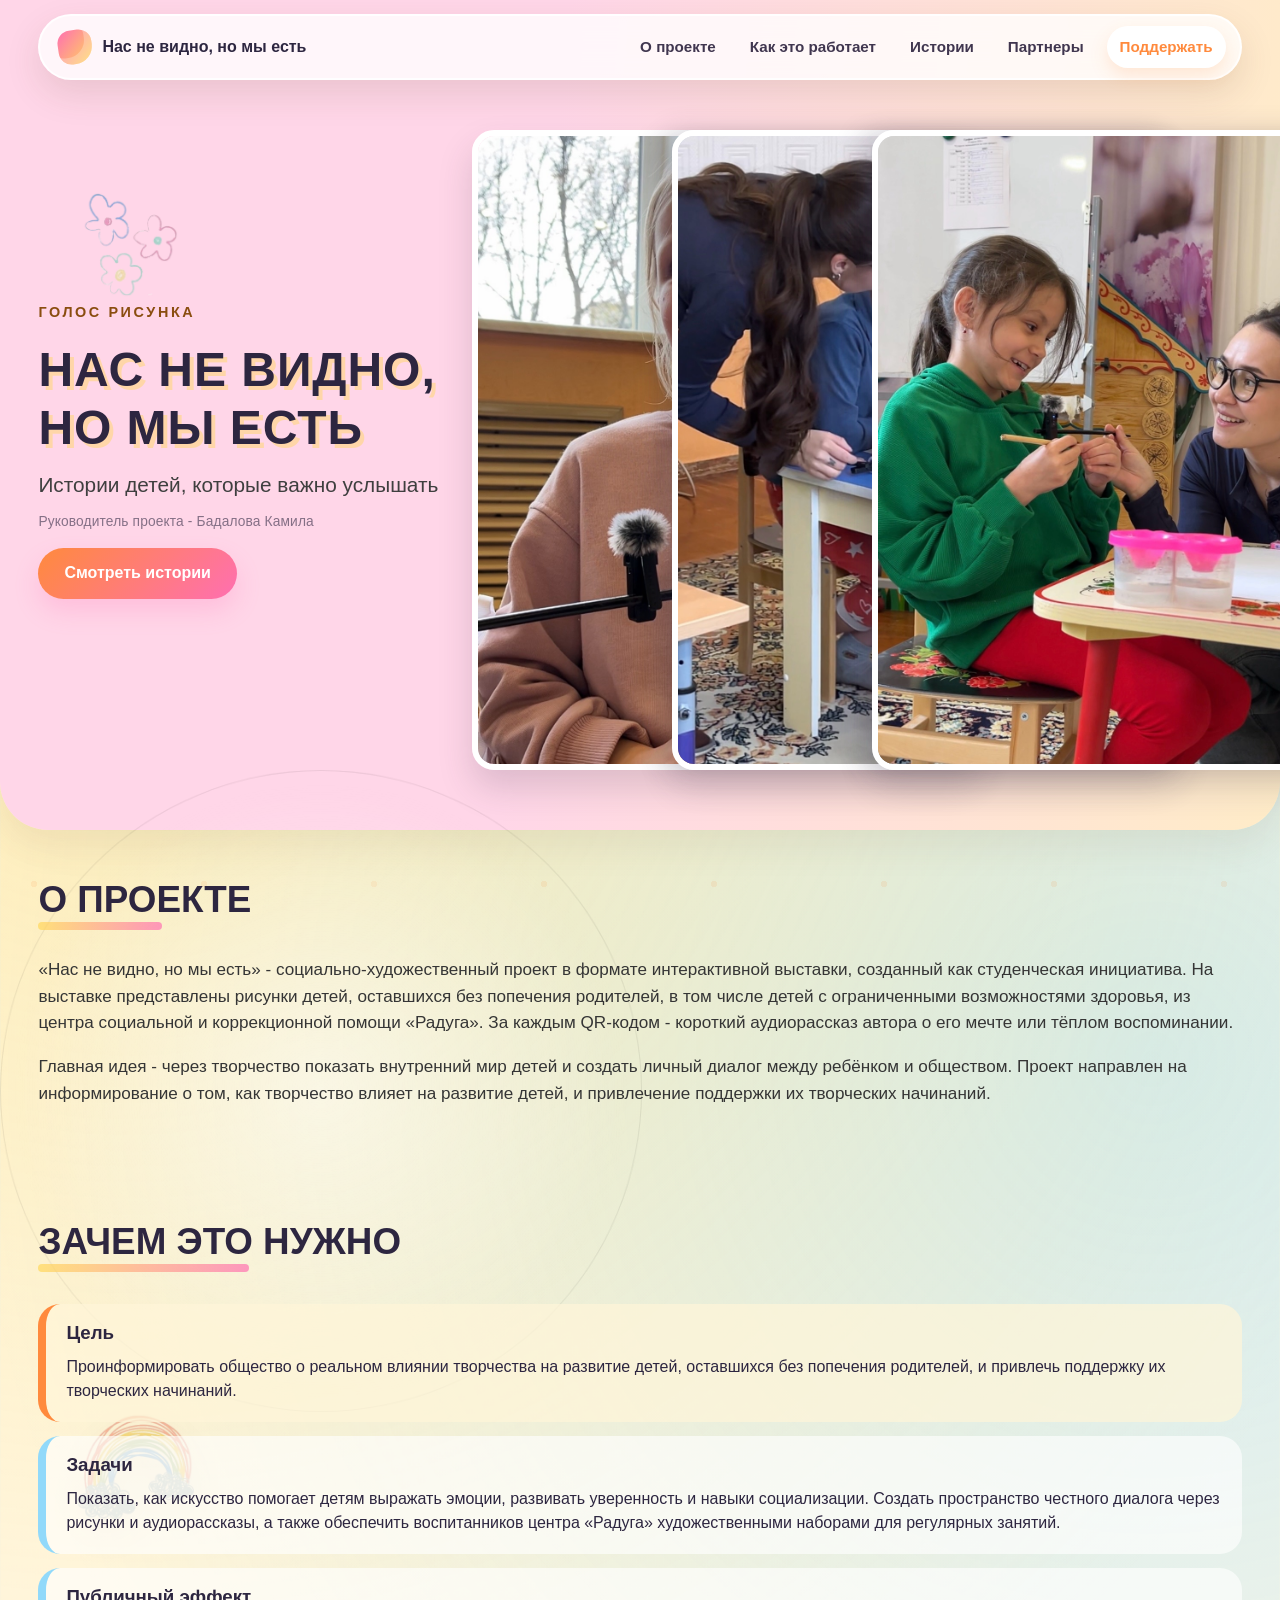
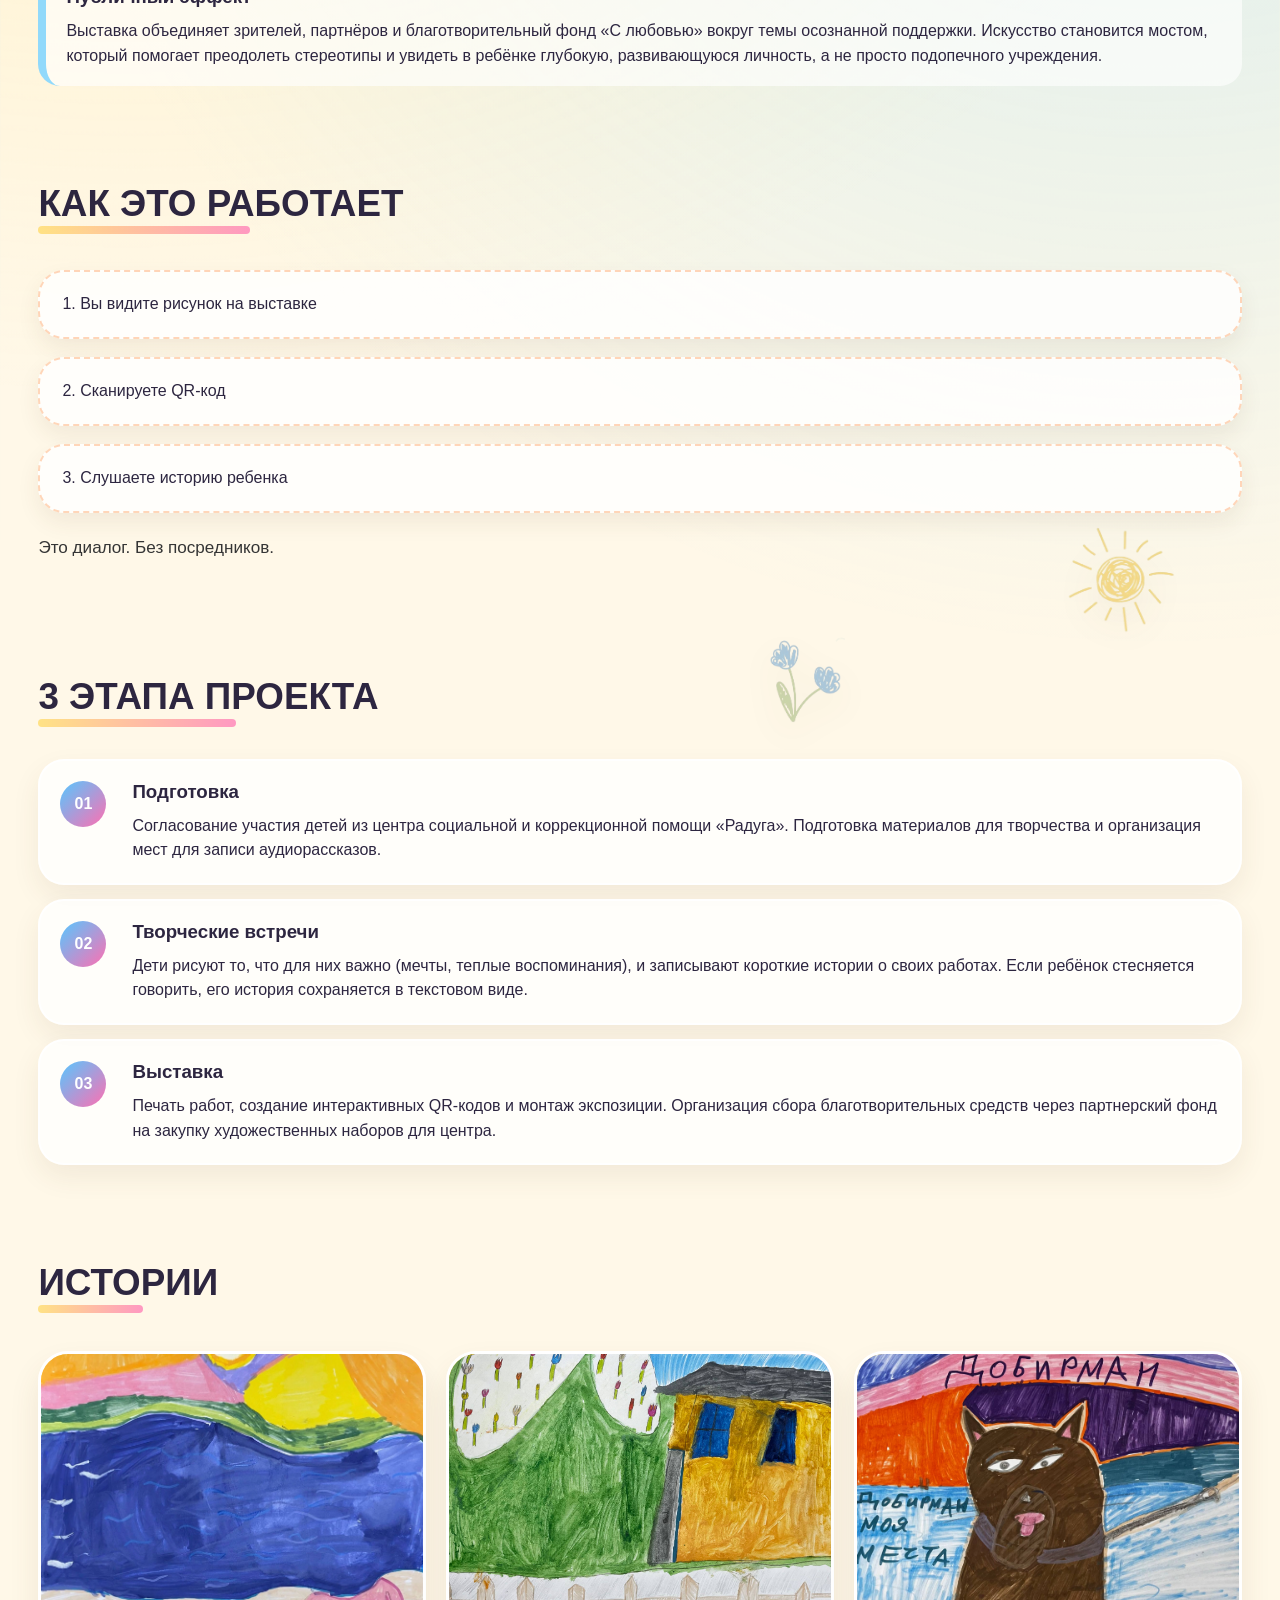
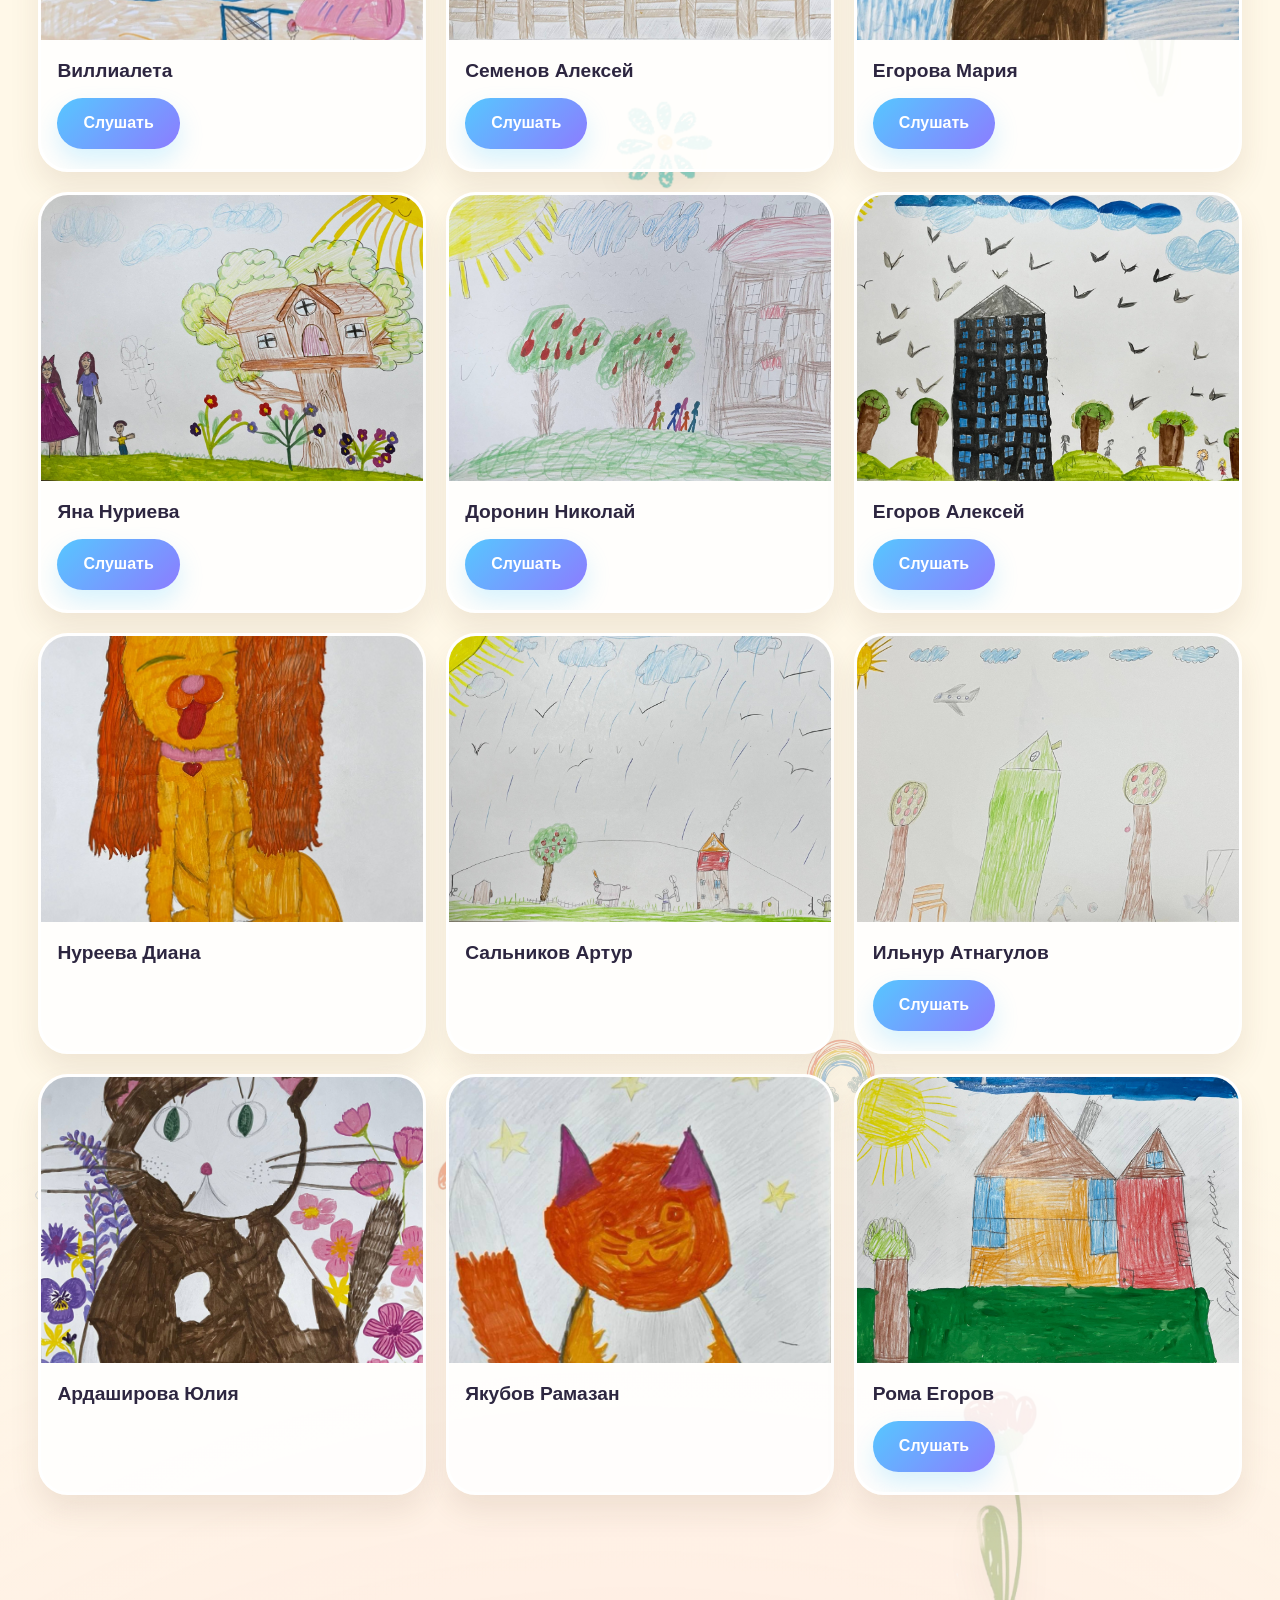
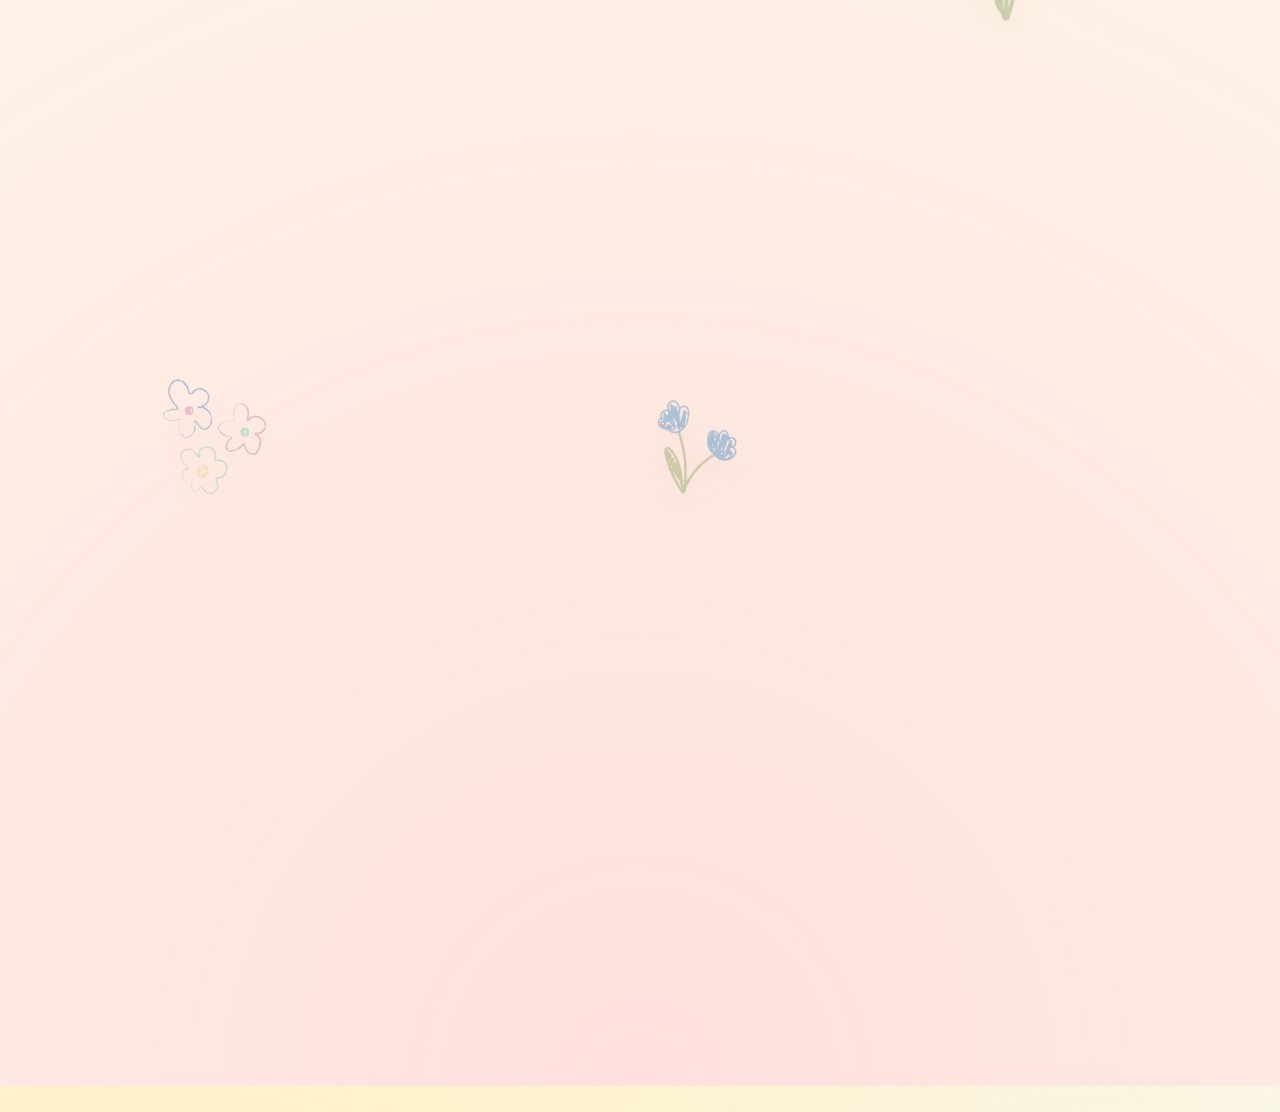
<file: index.html>
<!doctype html>
<html lang="ru">
  <head>
    <meta charset="UTF-8" />
    <meta name="viewport" content="width=device-width, initial-scale=1.0" />
    <!-- Yandex.Metrika counter -->
    <script type="text/javascript">
      (function (m, e, t, r, i, k, a) {
        m[i] =
          m[i] ||
          function () {
            (m[i].a = m[i].a || []).push(arguments);
          };
        m[i].l = 1 * new Date();
        for (var j = 0; j < document.scripts.length; j++) {
          if (document.scripts[j].src === r) {
            return;
          }
        }
        (k = e.createElement(t)),
          (a = e.getElementsByTagName(t)[0]),
          (k.async = 1),
          (k.src = r),
          a.parentNode.insertBefore(k, a);
      })(window, document, "script", "https://mc.yandex.ru/metrika/tag.js?id=109109372", "ym");

      ym(109109372, "init", {
        ssr: true,
        webvisor: true,
        clickmap: true,
        ecommerce: "dataLayer",
        referrer: document.referrer,
        url: location.href,
        accurateTrackBounce: true,
        trackLinks: true,
      });
    </script>
    <noscript>
      <div>
        <img
          src="https://mc.yandex.ru/watch/109109372"
          style="position:absolute; left:-9999px;"
          alt=""
        />
      </div>
    </noscript>
    <!-- /Yandex.Metrika counter -->
    <title>Нас не видно, но мы есть</title>
    <link rel="stylesheet" href="styles.css">
  </head>
  <body class="paper-bg">
    <header class="site-header">
      <div class="container header-inner">
        <a class="brand" href="#top">
          <span class="brand-mark"></span>
          <span>Нас не видно, но мы есть</span>
        </a>
        <button class="burger-btn" type="button" aria-label="Открыть меню" aria-expanded="false" aria-controls="header-menu">
          <span></span>
          <span></span>
          <span></span>
        </button>
        <div class="header-menu" id="header-menu">
          <nav class="header-nav" aria-label="Основная навигация">
            <a href="#about">О проекте</a>
            <a href="#how">Как это работает</a>
            <a href="#stories">Истории</a>
            <a href="#partners">Партнеры</a>
          </nav>
          <a class="header-btn" href="https://bf-withlove.ru/campaign/budushhee-nachinaetsya-s-tvorchestva-podderzhite-detej-tsentra-raduga/" target="_blank" rel="noopener noreferrer">Поддержать</a>
        </div>
      </div>
    </header>

    <div class="balloons" aria-hidden="true">
      <img class="balloon balloon-one" src="img/fon/1.png" alt="" />
      <img class="balloon balloon-two" src="img/fon/2.png" alt="" />
      <img class="balloon balloon-three" src="img/fon/3 (2).png" alt="" />
      <img class="balloon balloon-four" src="img/fon/4.png" alt="" />
      <img class="balloon balloon-five" src="img/fon/5.png" alt="" />
      <img class="balloon balloon-six" src="img/fon/6.png" alt="" />
      <img class="balloon balloon-seven" src="img/fon/7.png" alt="" />
      <img class="balloon balloon-eight" src="img/fon/2.png" alt="" />
      <img class="balloon balloon-nine" src="img/fon/4.png" alt="" />
      <img class="balloon balloon-ten" src="img/fon/1.png" alt="" />
      <img class="balloon balloon-eleven" src="img/fon/6.png" alt="" />
      <img class="balloon balloon-twelve" src="img/fon/3 (2).png" alt="" />
    </div>

    <main>
      <section class="hero" id="top">
        <div class="hero-flowers" aria-hidden="true">
          <img class="hero-flower hero-flower-left" src="img/fon/3 (2).png" alt="" />
          <img class="hero-flower hero-flower-right" src="img/fon/2.png" alt="" />
        </div>
        <div class="hero-inner">
          <div class="hero-inner-left">
            <div class="hero-content">
              <div class="logo">ГОЛОС РИСУНКА</div>
              <h1>НАС НЕ ВИДНО, <br>НО МЫ ЕСТЬ</h1>
              <p class="subtitle">Истории детей, которые важно услышать</p>
              <p class="project-lead-note">Руководитель проекта - Бадалова Камила</p>
              <a class="btn" href="#stories">Смотреть истории</a>
            </div>
          </div>
          <div class="hero-visual" aria-label="Работы детей">
            <div class="hero-card-stack">
              <img class="hero-card hero-card-one" src="img/blok/12345.jpg" alt="Детский рисунок" />
              <img class="hero-card hero-card-two" src="img/blok/1234.jpg" alt="Детский рисунок" />
              <img class="hero-card hero-card-three" src="img/blok/123.jpg" alt="Детский рисунок" />
            </div>
          </div>
        </div>
      </section>

      <section id="about">
        <div class="container">
          <h2 class="section-title">О ПРОЕКТЕ</h2>
          <p class="lead">
            «Нас не видно, но мы есть» - социально-художественный проект в формате
            интерактивной выставки, созданный как студенческая инициатива. На выставке
            представлены рисунки детей, оставшихся без попечения родителей, в том числе
            детей с ограниченными возможностями здоровья, из центра социальной и
            коррекционной помощи «Радуга». За каждым QR-кодом - короткий аудиорассказ
            автора о его мечте или тёплом воспоминании.
          </p>
          <p class="lead">
            Главная идея - через творчество показать внутренний мир детей и создать личный
            диалог между ребёнком и обществом. Проект направлен на информирование о том,
            как творчество влияет на развитие детей, и привлечение поддержки их творческих
            начинаний.
          </p>
        </div>
      </section>

      <section id="mission">
        <div class="container">
          <h2 class="section-title">ЗАЧЕМ ЭТО НУЖНО</h2>
          <div class="info-grid">
            <article class="info-card accent">
              <h3>Цель</h3>
              <p>
                Проинформировать общество о реальном влиянии творчества на развитие детей,
                оставшихся без попечения родителей, и привлечь поддержку их творческих
                начинаний.
              </p>
            </article>
            <article class="info-card">
              <h3>Задачи</h3>
              <p>
                Показать, как искусство помогает детям выражать эмоции, развивать
                уверенность и навыки социализации. Создать пространство честного диалога
                через рисунки и аудиорассказы, а также обеспечить воспитанников центра
                «Радуга» художественными наборами для регулярных занятий.
              </p>
            </article>
            <article class="info-card">
              <h3>Публичный эффект</h3>
              <p>
                Выставка объединяет зрителей, партнёров и благотворительный фонд «С
                любовью» вокруг темы осознанной поддержки. Искусство становится мостом,
                который помогает преодолеть стереотипы и увидеть в ребёнке глубокую,
                развивающуюся личность, а не просто подопечного учреждения.
              </p>
            </article>
          </div>
        </div>
      </section>

      <section id="how">
        <div class="container">
          <h2 class="section-title">КАК ЭТО РАБОТАЕТ</h2>
          <div class="steps">
            <div class="step">1. Вы видите рисунок на выставке</div>
            <div class="step">2. Сканируете QR-код</div>
            <div class="step">3. Слушаете историю ребенка</div>
          </div>
          <p class="lead" style="margin-top: 22px;">Это диалог. Без посредников.</p>
        </div>
      </section>

      <section id="stages">
        <div class="container">
          <h2 class="section-title">3 ЭТАПА ПРОЕКТА</h2>
          <div class="timeline">
            <article class="timeline-item">
              <div class="timeline-num">01</div>
              <div>
                <h3>Подготовка</h3>
                <p>
                  Согласование участия детей из центра социальной и коррекционной помощи
                  «Радуга». Подготовка материалов для творчества и организация мест для
                  записи аудиорассказов.
                </p>
              </div>
            </article>
            <article class="timeline-item">
              <div class="timeline-num">02</div>
              <div>
                <h3>Творческие встречи</h3>
                <p>
                  Дети рисуют то, что для них важно (мечты, теплые воспоминания), и
                  записывают короткие истории о своих работах. Если ребёнок стесняется
                  говорить, его история сохраняется в текстовом виде.
                </p>
              </div>
            </article>
            <article class="timeline-item">
              <div class="timeline-num">03</div>
              <div>
                <h3>Выставка</h3>
                <p>
                  Печать работ, создание интерактивных QR-кодов и монтаж экспозиции.
                  Организация сбора благотворительных средств через партнерский фонд на
                  закупку художественных наборов для центра.
                </p>
              </div>
            </article>
          </div>
        </div>
      </section>

      <section id="stories">
        <div class="container">
          <h2 class="section-title">ИСТОРИИ</h2>
          <div class="gallery-grid">
            <article class="story-card">
              <a class="artwork-link" href="./story/Villialeta.html" aria-label="Открыть историю Виллиалеты">
                <div class="artwork">
                  <img src="./img/kartinki/1.jpg" alt="Рисунок Виллиалеты" />
                </div>
              </a>
              <div class="card-content">
                <div class="card-title">Виллиалета</div>
                <a class="btn secondary" href="./story/Villialeta.html">Слушать</a>
              </div>
            </article>

            <article class="story-card">
              <a class="artwork-link" href="./story/Semenov-Alexey.html" aria-label="Открыть историю Семенова Алексея">
                <div class="artwork">
                  <img src="./img/kartinki/2.jpg" alt="Рисунок Алексея" />
                </div>
              </a>
              <div class="card-content">
                <div class="card-title">Семенов Алексей</div>
                <a class="btn secondary" href="./story/Semenov-Alexey.html">Слушать</a>
              </div>
            </article>

            <article class="story-card">
              <a class="artwork-link" href="./story/Egorova-Maria.html" aria-label="Открыть историю Егоровой Марии">
                <div class="artwork">
                  <img src="./img/kartinki/3.jpg" alt="Рисунок Марии" />
                </div>
              </a>
              <div class="card-content">
                <div class="card-title">Егорова Мария</div>
                <a class="btn secondary" href="./story/Egorova-Maria.html">Слушать</a>
              </div>
            </article>

            <article class="story-card">
              <a class="artwork-link" href="./story/Yana-Nurieva.html" aria-label="Открыть историю Яны Нуриевой">
                <div class="artwork">
                  <img src="./img/kartinki/4.jpg" alt="Рисунок Яны" />
                </div>
              </a>
              <div class="card-content">
                <div class="card-title">Яна Нуриева</div>
                <a class="btn secondary" href="./story/Yana-Nurieva.html">Слушать</a>
              </div>
            </article>

            <article class="story-card">
              <a class="artwork-link" href="./story/Doronin-Nikolay.html" aria-label="Открыть историю Доронина Николая">
                <div class="artwork">
                  <img src="./img/kartinki/5.jpg" alt="Рисунок Николая" />
                </div>
              </a>
              <div class="card-content">
                <div class="card-title">Доронин Николай</div>
                <a class="btn secondary" href="./story/Doronin-Nikolay.html">Слушать</a>
              </div>
            </article>

            <article class="story-card">
              <a class="artwork-link" href="./story/Egorov-Alexey.html" aria-label="Открыть историю Егорова Алексея">
                <div class="artwork">
                  <img src="./img/kartinki/6.jpg" alt="Рисунок Алексея" />
                </div>
              </a>
              <div class="card-content">
                <div class="card-title">Егоров Алексей</div>
                <a class="btn secondary" href="./story/Egorov-Alexey.html">Слушать</a>
              </div>
            </article>

            <article class="story-card story-card-no-audio">
              <a class="artwork-link" href="./story/Nureeva-Diana.html" aria-label="Открыть историю Нуреевой Дианы">
                <div class="artwork">
                  <img src="./img/kartinki/7.jpg" alt="Рисунок Дианы" />
                </div>
              </a>
              <div class="card-content">
                <div class="card-title">Нуреева Диана</div>
                <a class="btn secondary" href="./story/Nureeva-Diana.html">Слушать</a>
              </div>
            </article>

            <article class="story-card story-card-no-audio">
              <a class="artwork-link" href="./story/Salnikov-Artur.html" aria-label="Открыть историю Сальникова Артура">
                <div class="artwork">
                  <img src="./img/kartinki/8.jpg" alt="Рисунок Артура" />
                </div>
              </a>
              <div class="card-content">
                <div class="card-title">Сальников Артур</div>
                <a class="btn secondary" href="./story/Salnikov-Artur.html">Слушать</a>
              </div>
            </article>

            <article class="story-card">
              <a class="artwork-link" href="./story/Ilnur-Atnagulov.html" aria-label="Открыть историю Ильнура Атнагулова">
                <div class="artwork">
                  <img src="./img/kartinki/9.jpg" alt="Рисунок Ильнура" />
                </div>
              </a>
              <div class="card-content">
                <div class="card-title">Ильнур Атнагулов</div>
                <a class="btn secondary" href="./story/Ilnur-Atnagulov.html">Слушать</a>
              </div>
            </article>

            <article class="story-card story-card-no-audio">
              <a class="artwork-link" href="./story/Yulia.html" aria-label="Открыть историю Ардашировой Юлии">
                <div class="artwork">
                  <img src="./img/kartinki/10.jpg" alt="Рисунок Юлии" />
                </div>
              </a>
              <div class="card-content">
                <div class="card-title">Ардаширова Юлия</div>
                <a class="btn secondary" href="./story/Yulia.html">Слушать</a>
              </div>
            </article>

            <article class="story-card story-card-no-audio">
              <a class="artwork-link" href="./story/Ramazan.html" aria-label="Открыть историю Якубова Рамазана">
                <div class="artwork">
                  <img src="./img/kartinki/11.jpg" alt="Рисунок Рамазана" />
                </div>
              </a>
              <div class="card-content">
                <div class="card-title">Якубов Рамазан</div>
                <a class="btn secondary" href="./story/Ramazan.html">Слушать</a>
              </div>
            </article>

            <article class="story-card">
              <a class="artwork-link" href="./story/Roma-Egorov.html" aria-label="Открыть историю Ромы Егорова">
                <div class="artwork">
                  <img src="./img/kartinki/13.jpg" alt="Рисунок Ромы" />
                </div>
              </a>
              <div class="card-content">
                <div class="card-title">Рома Егоров</div>
                <a class="btn secondary" href="./story/Roma-Egorov.html">Слушать</a>
              </div>
            </article>
          </div>
        </div>
      </section>

      <section id="partners">
        <div class="container">
          <h2 class="section-title">КТО ДЕЛАЕТ ПРОЕКТ ВОЗМОЖНЫМ</h2>
          <div class="partners-grid">
            <article class="partner-card">
              <h3>Благотворительный фонд «С любовью»</h3>
              <p>
                Обеспечивает юридическую прозрачность сбора и целевое направление средств
                на закупку художественных наборов. Гарантирует публичную отчётность и
                координацию действий с центром «Радуга».
              </p>
            </article>
            <article class="partner-card">
              <h3>Центр «Радуга»</h3>
              <p>
                Центр социальной и коррекционной помощи детям, оставшимся без попечения
                родителей. Создаёт безопасную среду для творческого развития, организует
                участие детей в проекте и обеспечивает получение всех необходимых
                разрешений от органов опеки.
              </p>
            </article>
            <article class="partner-card">
              <h3>Выставочные площадки</h3>
              <p>
                Предоставляют пространство для интерактивной экспозиции. Помогают
                транслировать идеи проекта широкой аудитории, создавая условия для живого
                диалога между детским творчеством и обществом.
              </p>
            </article>
          </div>
        </div>
      </section>

      <section id="support">
        <div class="container">
          <div class="support-box">
            <h2 class="section-title">ПОДДЕРЖАТЬ</h2>
            <p class="lead">
              Все пожертвования направляются на нужды детей-участников: материалы для
              творчества, культурные выезды, подарки и другие согласованные инициативы.
              Расходование средств ведётся совместно с партнёрским фондом и сопровождается
              публичной отчётностью.
            </p>
            <a class="btn" href="https://bf-withlove.ru/campaign/budushhee-nachinaetsya-s-tvorchestva-podderzhite-detej-tsentra-raduga/" target="_blank" rel="noopener noreferrer">Поддержать</a>
          </div>
        </div>
      </section>
    </main>

    <footer class="site-footer">
      <div class="container footer-inner">
        <div class="footer-about">
          <a class="brand footer-brand" href="#top">
            <span class="brand-mark"></span>
            <span>Нас не видно, но мы есть</span>
          </a>
          <p>
            Интерактивная выставка детских рисунков и голосов. Каждый QR-код ведет к
            личной истории ребенка.
          </p>
        </div>

        <div class="footer-links">
          <h3>Разделы</h3>
          <a href="#about">О проекте</a>
          <a href="#how">Как это работает</a>
          <a href="#stories">Истории</a>
          <a href="https://bf-withlove.ru/campaign/budushhee-nachinaetsya-s-tvorchestva-podderzhite-detej-tsentra-raduga/" target="_blank" rel="noopener noreferrer">Поддержать</a>
        </div>

        <div class="footer-contact">
          <h3>Контакты</h3>
          <p>Бадалова Камила Айнуровна</p>
          <a href="tel:+79625353905">+7 (962) 535-39-05</a>
          <a href="mailto:tembrskrr@mail.ru">tembrskrr@mail.ru</a>
        </div>
      </div>
      <div class="container footer-bottom">
        <span>Социально-художественный проект, 2026</span>
        <span>Сделано с заботой о детских историях</span>
      </div>
    </footer>

    <script src="./app.js"></script>
  </body>
</html>
</file>
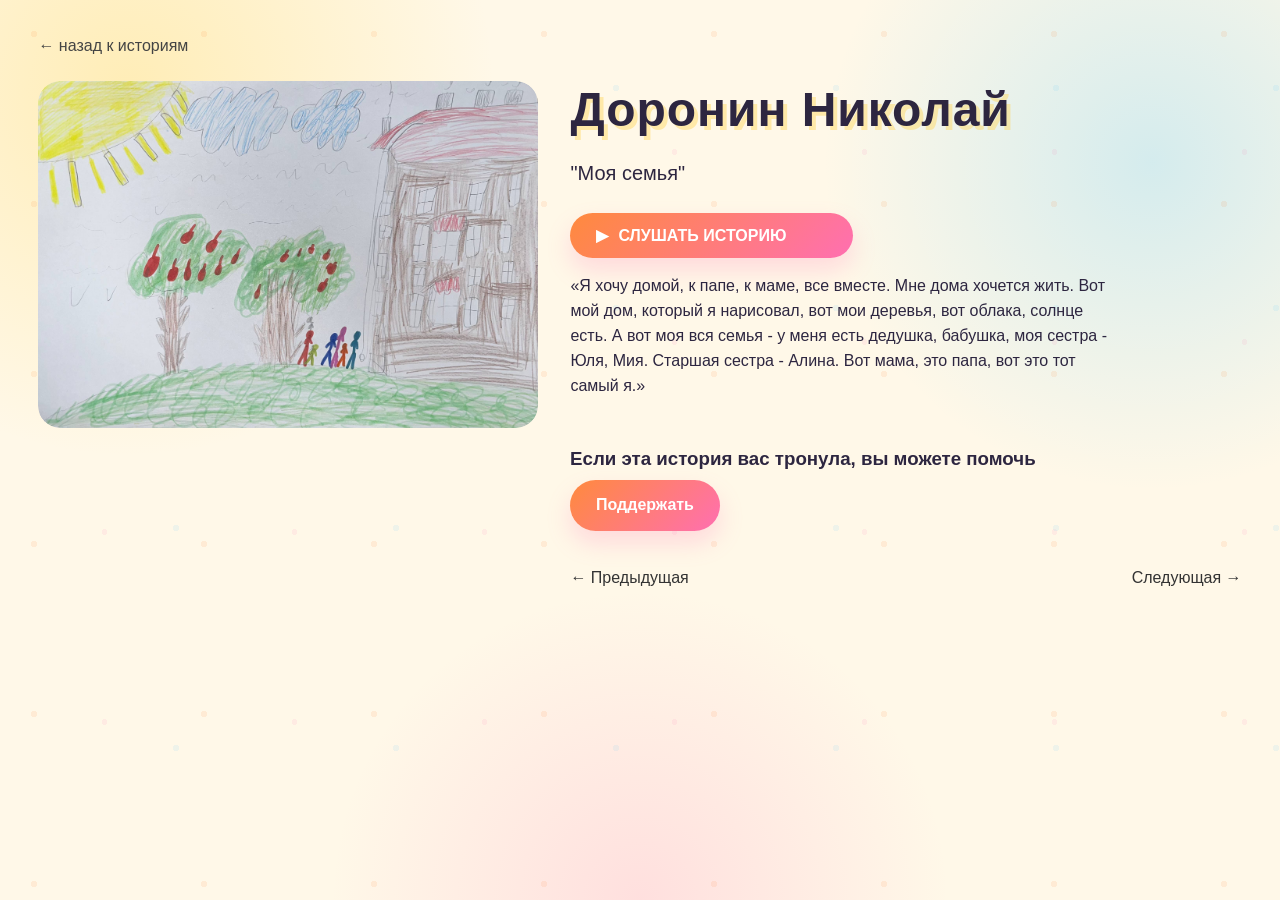
<file: story/Doronin-Nikolay.html>
<!doctype html>
<html lang="ru">
  <head>
    <meta charset="UTF-8" />
    <meta name="viewport" content="width=device-width, initial-scale=1.0" />
    <!-- Yandex.Metrika counter -->
    <script type="text/javascript">
      (function (m, e, t, r, i, k, a) {
        m[i] =
          m[i] ||
          function () {
            (m[i].a = m[i].a || []).push(arguments);
          };
        m[i].l = 1 * new Date();
        for (var j = 0; j < document.scripts.length; j++) {
          if (document.scripts[j].src === r) {
            return;
          }
        }
        (k = e.createElement(t)),
          (a = e.getElementsByTagName(t)[0]),
          (k.async = 1),
          (k.src = r),
          a.parentNode.insertBefore(k, a);
      })(window, document, "script", "https://mc.yandex.ru/metrika/tag.js?id=109109372", "ym");

      ym(109109372, "init", {
        ssr: true,
        webvisor: true,
        clickmap: true,
        ecommerce: "dataLayer",
        referrer: document.referrer,
        url: location.href,
        accurateTrackBounce: true,
        trackLinks: true,
      });
    </script>
    <noscript>
      <div>
        <img
          src="https://mc.yandex.ru/watch/109109372"
          style="position:absolute; left:-9999px;"
          alt=""
        />
      </div>
    </noscript>
    <!-- /Yandex.Metrika counter -->

    <title>Доронин Николай — История</title>
    <link rel="stylesheet" href="../styles.css" />
  </head>
  <body class="paper-bg">
    <main class="story-page">
      <div class="container">
        <a class="back-link" href="../index.html">← назад к историям</a>

        <div class="story-layout">
          <div class="story-image">
            <img src="../img/kartinki/5.jpg" alt="Рисунок Николая" />
          </div>

          <div>
            <h1 style="font-size: clamp(1.8rem, 4vw, 3rem); margin-bottom: 10px;">Доронин Николай</h1>
            <p class="quote">"Моя семья"</p>

            <button class="btn audio-btn" data-audio-toggle="audio-doronin">
              <span data-icon>▶</span>
              <span data-label>СЛУШАТЬ ИСТОРИЮ</span>
              <span class="wave" aria-hidden="true"><span></span><span></span><span></span><span></span></span>
            </button>
            <audio id="audio-doronin" preload="none">
              <source src="../zvuk/5.m4a" type="audio/mp4" />
            </audio>

            <p class="story-text">
              «Я хочу домой, к папе, к маме, все вместе. Мне дома хочется жить. Вот мой
              дом, который я нарисовал, вот мои деревья, вот облака, солнце есть. А вот
              моя вся семья - у меня есть дедушка, бабушка, моя сестра - Юля, Мия. Старшая
              сестра - Алина. Вот мама, это папа, вот это тот самый я.»
            </p>

            <section style="padding: 34px 0 0;">
              <h3 style="margin-bottom: 10px;">Если эта история вас тронула, вы можете помочь</h3>
              <a class="btn" href="https://bf-withlove.ru/campaign/budushhee-nachinaetsya-s-tvorchestva-podderzhite-detej-tsentra-raduga/" target="_blank" rel="noopener noreferrer">Поддержать</a>
            </section>

            <div class="nav-links">
              <a href="./Yana-Nurieva.html">← Предыдущая</a>
              <a href="./Egorov-Alexey.html">Следующая →</a>
            </div>
          </div>
        </div>
      </div>
    </main>
    <script src="../app.js"></script>
  </body>
</html>
</file>
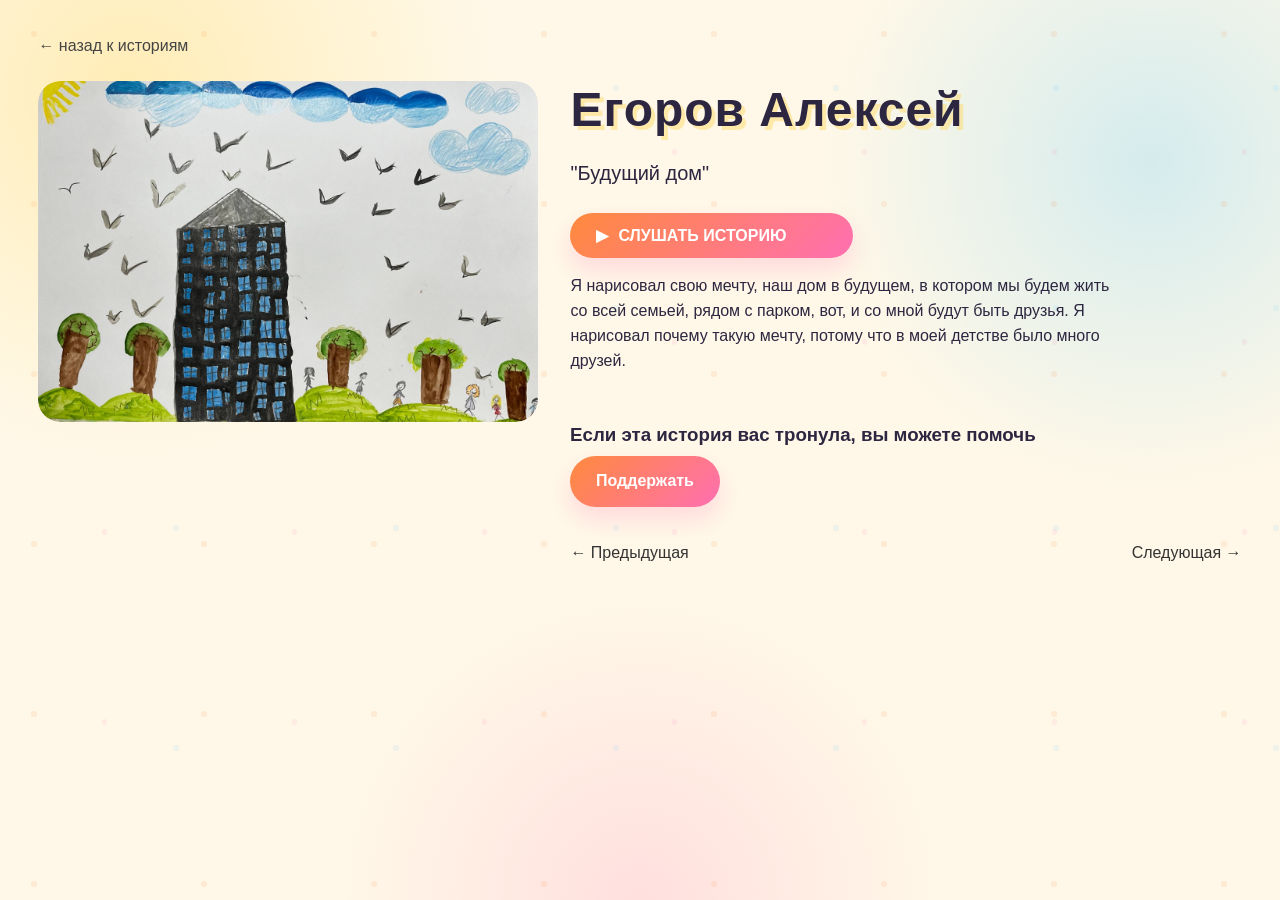
<file: story/Egorov-Alexey.html>
<!doctype html>
<html lang="ru">
  <head>
    <meta charset="UTF-8" />
    <meta name="viewport" content="width=device-width, initial-scale=1.0" />
    <!-- Yandex.Metrika counter -->
    <script type="text/javascript">
      (function (m, e, t, r, i, k, a) {
        m[i] =
          m[i] ||
          function () {
            (m[i].a = m[i].a || []).push(arguments);
          };
        m[i].l = 1 * new Date();
        for (var j = 0; j < document.scripts.length; j++) {
          if (document.scripts[j].src === r) {
            return;
          }
        }
        (k = e.createElement(t)),
          (a = e.getElementsByTagName(t)[0]),
          (k.async = 1),
          (k.src = r),
          a.parentNode.insertBefore(k, a);
      })(window, document, "script", "https://mc.yandex.ru/metrika/tag.js?id=109109372", "ym");

      ym(109109372, "init", {
        ssr: true,
        webvisor: true,
        clickmap: true,
        ecommerce: "dataLayer",
        referrer: document.referrer,
        url: location.href,
        accurateTrackBounce: true,
        trackLinks: true,
      });
    </script>
    <noscript>
      <div>
        <img
          src="https://mc.yandex.ru/watch/109109372"
          style="position:absolute; left:-9999px;"
          alt=""
        />
      </div>
    </noscript>
    <!-- /Yandex.Metrika counter -->

    <title>Егоров Алексей — История</title>
    <link rel="stylesheet" href="../styles.css" />
  </head>
  <body class="paper-bg">
    <main class="story-page">
      <div class="container">
        <a class="back-link" href="../index.html">← назад к историям</a>

        <div class="story-layout">
          <div class="story-image">
            <img src="../img/kartinki/6.jpg" alt="Рисунок Алексея" />
          </div>

          <div>
            <h1 style="font-size: clamp(1.8rem, 4vw, 3rem); margin-bottom: 10px;">Егоров Алексей</h1>
            <p class="quote">"Будущий дом"</p>

            <button class="btn audio-btn" data-audio-toggle="audio-yegorov-alexey">
              <span data-icon>▶</span>
              <span data-label>СЛУШАТЬ ИСТОРИЮ</span>
              <span class="wave" aria-hidden="true"><span></span><span></span><span></span><span></span></span>
            </button>
            <audio id="audio-yegorov-alexey" preload="none">
              <source src="../zvuk/6.m4a" type="audio/mp4" />
            </audio>

            <p class="story-text">
              Я нарисовал свою мечту, наш дом в будущем, в котором мы будем жить со всей
              семьей, рядом с парком, вот, и со мной будут быть друзья. Я нарисовал почему
              такую мечту, потому что в моей детстве было много друзей.
            </p>

            <section style="padding: 34px 0 0;">
              <h3 style="margin-bottom: 10px;">Если эта история вас тронула, вы можете помочь</h3>
              <a class="btn" href="https://bf-withlove.ru/campaign/budushhee-nachinaetsya-s-tvorchestva-podderzhite-detej-tsentra-raduga/" target="_blank" rel="noopener noreferrer">Поддержать</a>
            </section>

            <div class="nav-links">
              <a href="./Doronin-Nikolay.html">← Предыдущая</a>
              <a href="./Nureeva-Diana.html">Следующая →</a>
            </div>
          </div>
        </div>
      </div>
    </main>
    <script src="../app.js"></script>
  </body>
</html>
</file>
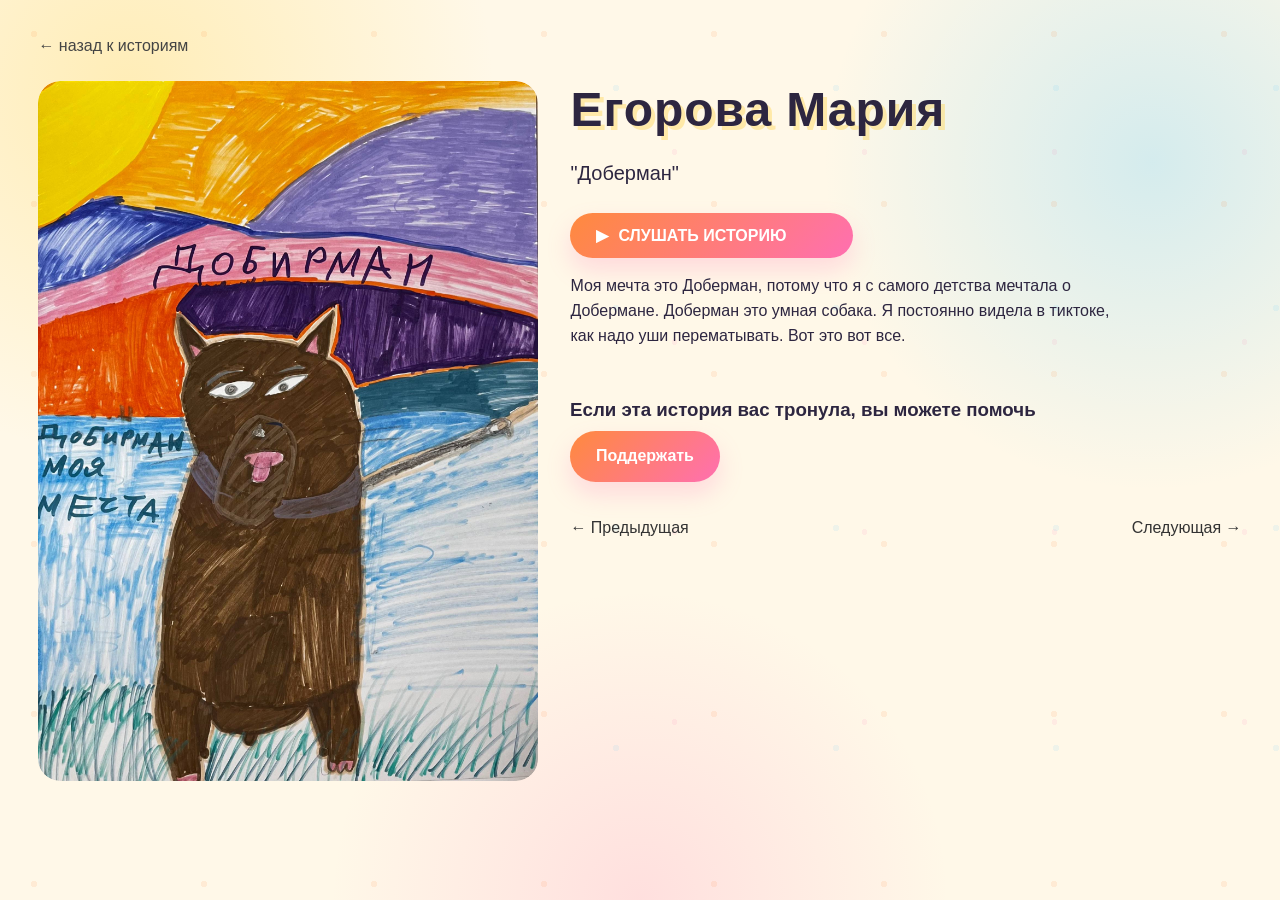
<file: story/Egorova-Maria.html>
<!doctype html>
<html lang="ru">
  <head>
    <meta charset="UTF-8" />
    <meta name="viewport" content="width=device-width, initial-scale=1.0" />
    <!-- Yandex.Metrika counter -->
    <script type="text/javascript">
      (function (m, e, t, r, i, k, a) {
        m[i] =
          m[i] ||
          function () {
            (m[i].a = m[i].a || []).push(arguments);
          };
        m[i].l = 1 * new Date();
        for (var j = 0; j < document.scripts.length; j++) {
          if (document.scripts[j].src === r) {
            return;
          }
        }
        (k = e.createElement(t)),
          (a = e.getElementsByTagName(t)[0]),
          (k.async = 1),
          (k.src = r),
          a.parentNode.insertBefore(k, a);
      })(window, document, "script", "https://mc.yandex.ru/metrika/tag.js?id=109109372", "ym");

      ym(109109372, "init", {
        ssr: true,
        webvisor: true,
        clickmap: true,
        ecommerce: "dataLayer",
        referrer: document.referrer,
        url: location.href,
        accurateTrackBounce: true,
        trackLinks: true,
      });
    </script>
    <noscript>
      <div>
        <img
          src="https://mc.yandex.ru/watch/109109372"
          style="position:absolute; left:-9999px;"
          alt=""
        />
      </div>
    </noscript>
    <!-- /Yandex.Metrika counter -->

    <title>Егорова Мария — История</title>
    <link rel="stylesheet" href="../styles.css" />
  </head>
  <body class="paper-bg">
    <main class="story-page">
      <div class="container">
        <a class="back-link" href="../index.html">← назад к историям</a>

        <div class="story-layout">
          <div class="story-image">
            <img src="../img/kartinki/3.jpg" alt="Рисунок Марии" />
          </div>

          <div>
            <h1 style="font-size: clamp(1.8rem, 4vw, 3rem); margin-bottom: 10px;">Егорова Мария</h1>
            <p class="quote">"Доберман"</p>

            <button class="btn audio-btn" data-audio-toggle="audio-egorova">
              <span data-icon>▶</span>
              <span data-label>СЛУШАТЬ ИСТОРИЮ</span>
              <span class="wave" aria-hidden="true"><span></span><span></span><span></span><span></span></span>
            </button>
            <audio id="audio-egorova" preload="none">
              <source src="../zvuk/3.m4a" type="audio/mp4" />
            </audio>

            <p class="story-text">
              Моя мечта это Доберман, потому что я с самого детства мечтала о Добермане.
              Доберман это умная собака. Я постоянно видела в тиктоке, как надо уши
              перематывать. Вот это вот все.
            </p>

            <section style="padding: 34px 0 0;">
              <h3 style="margin-bottom: 10px;">Если эта история вас тронула, вы можете помочь</h3>
              <a class="btn" href="https://bf-withlove.ru/campaign/budushhee-nachinaetsya-s-tvorchestva-podderzhite-detej-tsentra-raduga/" target="_blank" rel="noopener noreferrer">Поддержать</a>
            </section>

            <div class="nav-links">
              <a href="./Semenov-Alexey.html">← Предыдущая</a>
              <a href="./Yana-Nurieva.html">Следующая →</a>
            </div>
          </div>
        </div>
      </div>
    </main>
    <script src="../app.js"></script>
  </body>
</html>
</file>
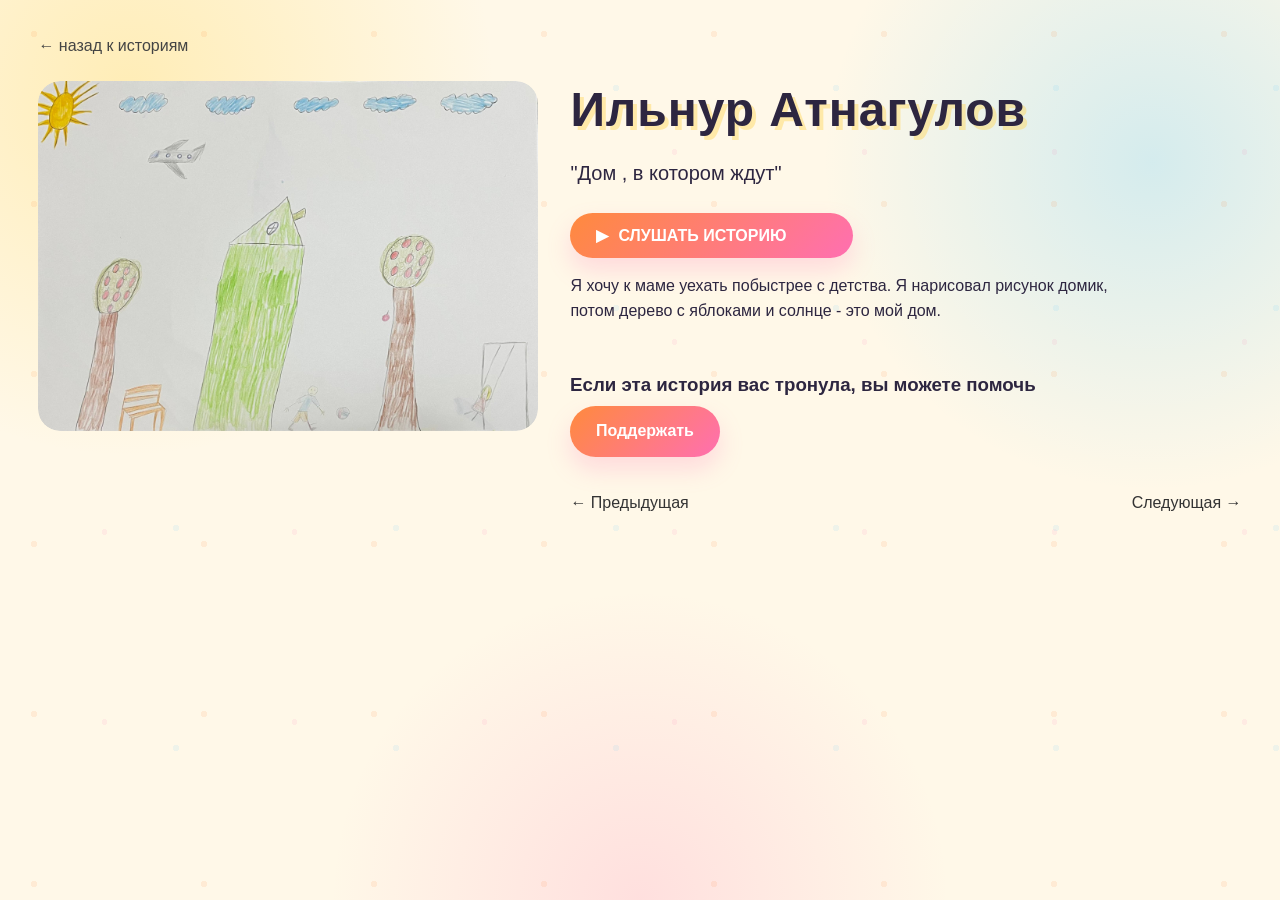
<file: story/Ilnur-Atnagulov.html>
<!doctype html>
<html lang="ru">
  <head>
    <meta charset="UTF-8" />
    <meta name="viewport" content="width=device-width, initial-scale=1.0" />
    <!-- Yandex.Metrika counter -->
    <script type="text/javascript">
      (function (m, e, t, r, i, k, a) {
        m[i] =
          m[i] ||
          function () {
            (m[i].a = m[i].a || []).push(arguments);
          };
        m[i].l = 1 * new Date();
        for (var j = 0; j < document.scripts.length; j++) {
          if (document.scripts[j].src === r) {
            return;
          }
        }
        (k = e.createElement(t)),
          (a = e.getElementsByTagName(t)[0]),
          (k.async = 1),
          (k.src = r),
          a.parentNode.insertBefore(k, a);
      })(window, document, "script", "https://mc.yandex.ru/metrika/tag.js?id=109109372", "ym");

      ym(109109372, "init", {
        ssr: true,
        webvisor: true,
        clickmap: true,
        ecommerce: "dataLayer",
        referrer: document.referrer,
        url: location.href,
        accurateTrackBounce: true,
        trackLinks: true,
      });
    </script>
    <noscript>
      <div>
        <img
          src="https://mc.yandex.ru/watch/109109372"
          style="position:absolute; left:-9999px;"
          alt=""
        />
      </div>
    </noscript>
    <!-- /Yandex.Metrika counter -->

    <title>Ильнур Атнагулов — История</title>
    <link rel="stylesheet" href="../styles.css" />
  </head>
  <body class="paper-bg">
    <main class="story-page">
      <div class="container">
        <a class="back-link" href="../index.html">← назад к историям</a>

        <div class="story-layout">
          <div class="story-image">
            <img src="../img/kartinki/9.jpg" alt="Рисунок Ильнура" />
          </div>

          <div>
            <h1 style="font-size: clamp(1.8rem, 4vw, 3rem); margin-bottom: 10px;">Ильнур Атнагулов</h1>
            <p class="quote">"Дом , в котором ждут"</p>

            <button class="btn audio-btn" data-audio-toggle="audio-ilnur">
              <span data-icon>▶</span>
              <span data-label>СЛУШАТЬ ИСТОРИЮ</span>
              <span class="wave" aria-hidden="true"><span></span><span></span><span></span><span></span></span>
            </button>
            <audio id="audio-ilnur" preload="none">
              <source src="../zvuk/9.m4a" type="audio/mp4" />
            </audio>

            <p class="story-text">
              Я хочу к маме уехать побыстрее с детства. Я нарисовал рисунок домик, потом
              дерево с яблоками и солнце - это мой дом.
            </p>

            <section style="padding: 34px 0 0;">
              <h3 style="margin-bottom: 10px;">Если эта история вас тронула, вы можете помочь</h3>
              <a class="btn" href="https://bf-withlove.ru/campaign/budushhee-nachinaetsya-s-tvorchestva-podderzhite-detej-tsentra-raduga/" target="_blank" rel="noopener noreferrer">Поддержать</a>
            </section>

            <div class="nav-links">
              <a href="./Salnikov-Artur.html">← Предыдущая</a>
              <a href="./Yulia.html">Следующая →</a>
            </div>
          </div>
        </div>
      </div>
    </main>
    <script src="../app.js"></script>
  </body>
</html>
</file>
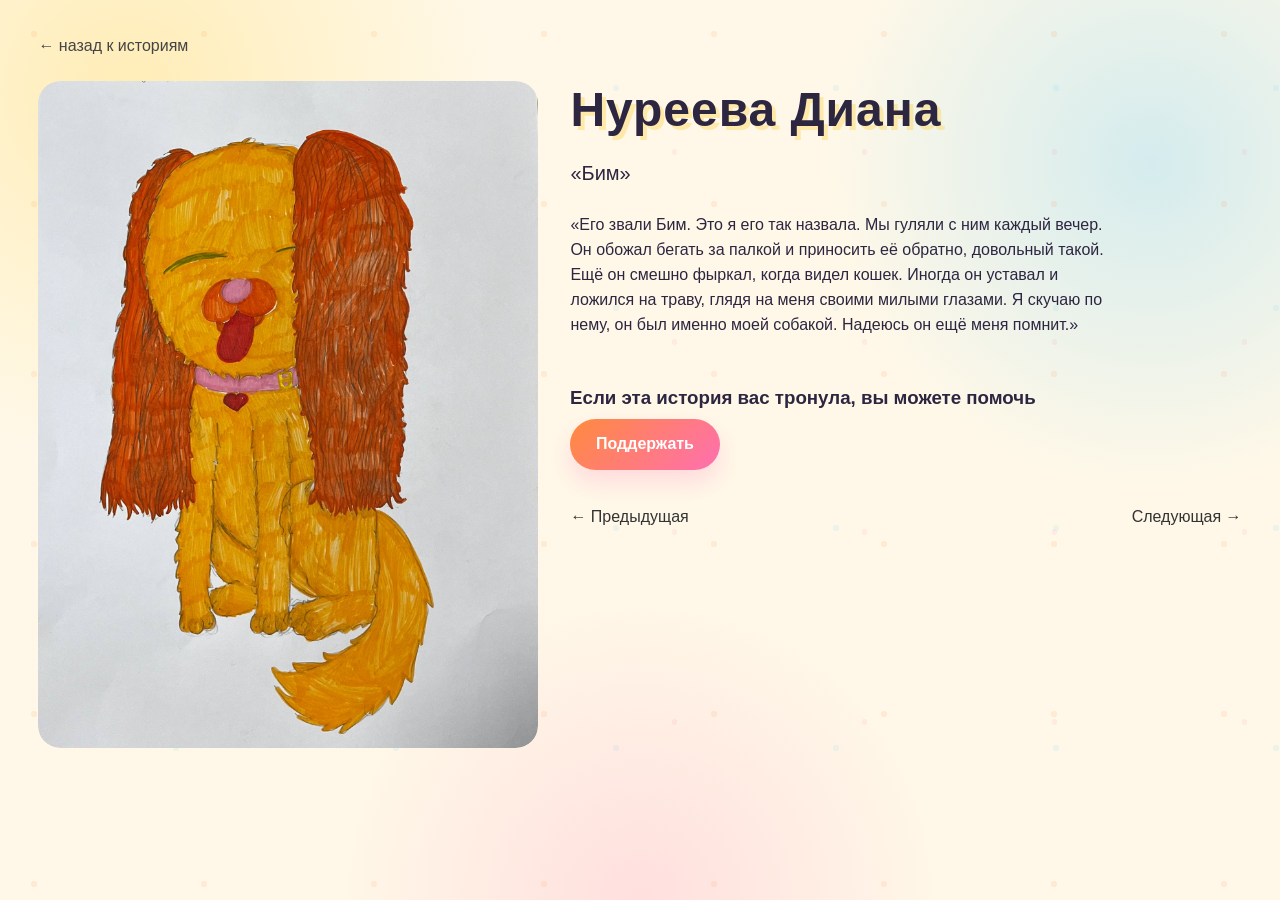
<file: story/Nureeva-Diana.html>
<!doctype html>
<html lang="ru">
  <head>
    <meta charset="UTF-8" />
    <meta name="viewport" content="width=device-width, initial-scale=1.0" />
    <!-- Yandex.Metrika counter -->
    <script type="text/javascript">
      (function (m, e, t, r, i, k, a) {
        m[i] =
          m[i] ||
          function () {
            (m[i].a = m[i].a || []).push(arguments);
          };
        m[i].l = 1 * new Date();
        for (var j = 0; j < document.scripts.length; j++) {
          if (document.scripts[j].src === r) {
            return;
          }
        }
        (k = e.createElement(t)),
          (a = e.getElementsByTagName(t)[0]),
          (k.async = 1),
          (k.src = r),
          a.parentNode.insertBefore(k, a);
      })(window, document, "script", "https://mc.yandex.ru/metrika/tag.js?id=109109372", "ym");

      ym(109109372, "init", {
        ssr: true,
        webvisor: true,
        clickmap: true,
        ecommerce: "dataLayer",
        referrer: document.referrer,
        url: location.href,
        accurateTrackBounce: true,
        trackLinks: true,
      });
    </script>
    <noscript>
      <div>
        <img
          src="https://mc.yandex.ru/watch/109109372"
          style="position:absolute; left:-9999px;"
          alt=""
        />
      </div>
    </noscript>
    <!-- /Yandex.Metrika counter -->

    <title>Нуреева Диана — История</title>
    <link rel="stylesheet" href="../styles.css" />
  </head>
  <body class="paper-bg">
    <main class="story-page">
      <div class="container">
        <a class="back-link" href="../index.html">← назад к историям</a>

        <div class="story-layout">
          <div class="story-image">
            <img src="../img/kartinki/7.jpg" alt="Рисунок Дианы" />
          </div>

          <div>
            <h1 style="font-size: clamp(1.8rem, 4vw, 3rem); margin-bottom: 10px;">Нуреева Диана</h1>
            <p class="quote">«Бим»</p>

            <p class="story-text">
              «Его звали Бим. Это я его так назвала. Мы гуляли с ним каждый вечер. Он
              обожал бегать за палкой и приносить её обратно, довольный такой. Ещё он смешно
              фыркал, когда видел кошек. Иногда он уставал и ложился на траву, глядя на меня
              своими милыми глазами. Я скучаю по нему, он был именно моей собакой. Надеюсь он
              ещё меня помнит.»
            </p>

            <section style="padding: 34px 0 0;">
              <h3 style="margin-bottom: 10px;">Если эта история вас тронула, вы можете помочь</h3>
              <a class="btn" href="https://bf-withlove.ru/campaign/budushhee-nachinaetsya-s-tvorchestva-podderzhite-detej-tsentra-raduga/" target="_blank" rel="noopener noreferrer">Поддержать</a>
            </section>

            <div class="nav-links">
              <a href="./Egorov-Alexey.html">← Предыдущая</a>
              <a href="./Salnikov-Artur.html">Следующая →</a>
            </div>
          </div>
        </div>
      </div>
    </main>
    <script src="../app.js"></script>
  </body>
</html>
</file>
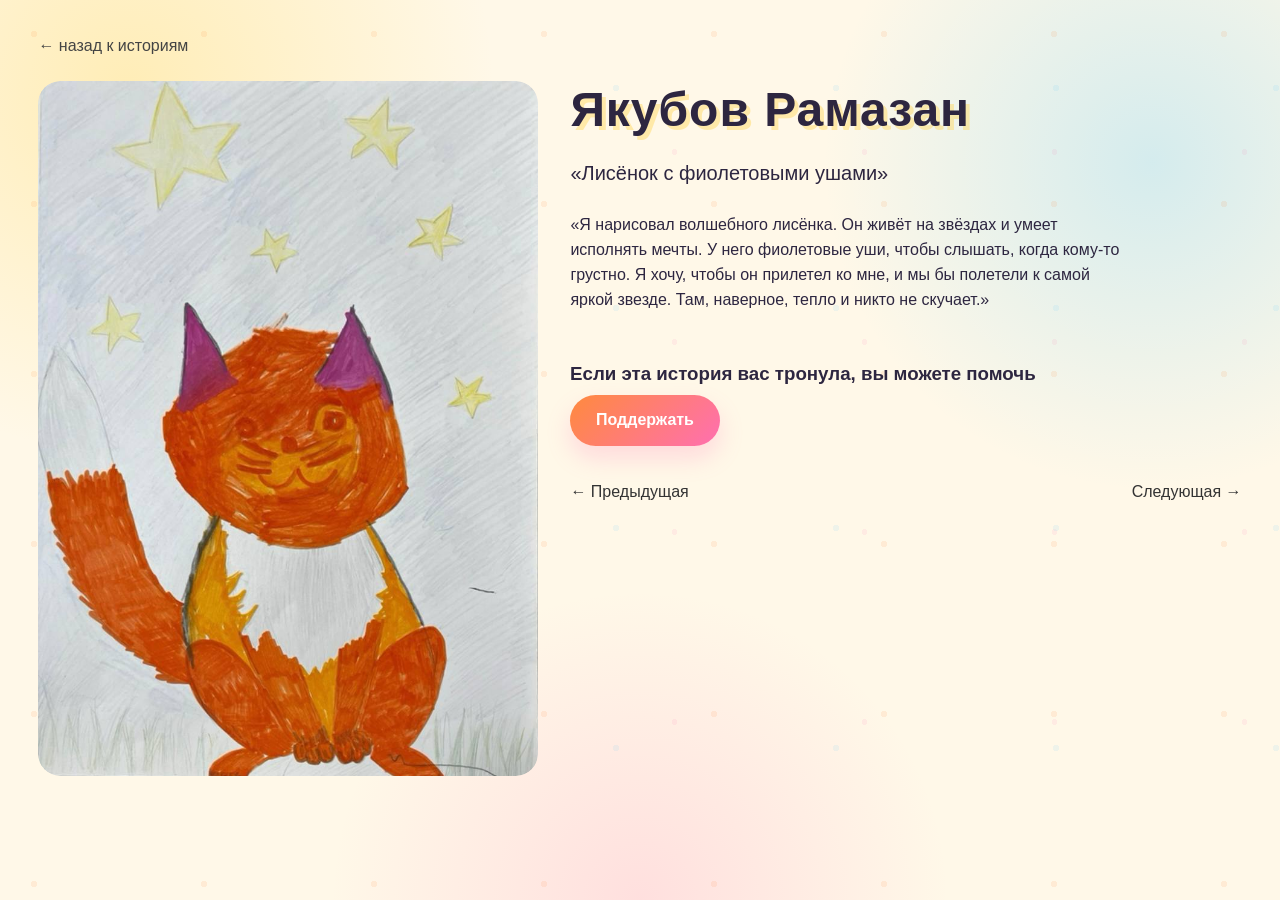
<file: story/Ramazan.html>
<!doctype html>
<html lang="ru">
  <head>
    <meta charset="UTF-8" />
    <meta name="viewport" content="width=device-width, initial-scale=1.0" />
    <!-- Yandex.Metrika counter -->
    <script type="text/javascript">
      (function (m, e, t, r, i, k, a) {
        m[i] =
          m[i] ||
          function () {
            (m[i].a = m[i].a || []).push(arguments);
          };
        m[i].l = 1 * new Date();
        for (var j = 0; j < document.scripts.length; j++) {
          if (document.scripts[j].src === r) {
            return;
          }
        }
        (k = e.createElement(t)),
          (a = e.getElementsByTagName(t)[0]),
          (k.async = 1),
          (k.src = r),
          a.parentNode.insertBefore(k, a);
      })(window, document, "script", "https://mc.yandex.ru/metrika/tag.js?id=109109372", "ym");

      ym(109109372, "init", {
        ssr: true,
        webvisor: true,
        clickmap: true,
        ecommerce: "dataLayer",
        referrer: document.referrer,
        url: location.href,
        accurateTrackBounce: true,
        trackLinks: true,
      });
    </script>
    <noscript>
      <div>
        <img
          src="https://mc.yandex.ru/watch/109109372"
          style="position:absolute; left:-9999px;"
          alt=""
        />
      </div>
    </noscript>
    <!-- /Yandex.Metrika counter -->

    <title>Якубов Рамазан — История</title>
    <link rel="stylesheet" href="../styles.css" />
  </head>
  <body class="paper-bg">
    <main class="story-page">
      <div class="container">
        <a class="back-link" href="../index.html">← назад к историям</a>

        <div class="story-layout">
          <div class="story-image">
            <img src="../img/kartinki/11.jpg" alt="Рисунок Рамазана" />
          </div>

          <div>
            <h1 style="font-size: clamp(1.8rem, 4vw, 3rem); margin-bottom: 10px;">Якубов Рамазан</h1>
            <p class="quote">«Лисёнок с фиолетовыми ушами»</p>

            <p class="story-text">
              «Я нарисовал волшебного лисёнка. Он живёт на звёздах и умеет исполнять мечты.
              У него фиолетовые уши, чтобы слышать, когда кому-то грустно. Я хочу, чтобы он прилетел
              ко мне, и мы бы полетели к самой яркой звезде. Там, наверное, тепло и никто не скучает.»
            </p>

            <section style="padding: 34px 0 0;">
              <h3 style="margin-bottom: 10px;">Если эта история вас тронула, вы можете помочь</h3>
              <a class="btn" href="https://bf-withlove.ru/campaign/budushhee-nachinaetsya-s-tvorchestva-podderzhite-detej-tsentra-raduga/" target="_blank" rel="noopener noreferrer">Поддержать</a>
            </section>

            <div class="nav-links">
              <a href="./Yulia.html">← Предыдущая</a>
              <a href="./Roma-Egorov.html">Следующая →</a>
            </div>
          </div>
        </div>
      </div>
    </main>
    <script src="../app.js"></script>
  </body>
</html>
</file>
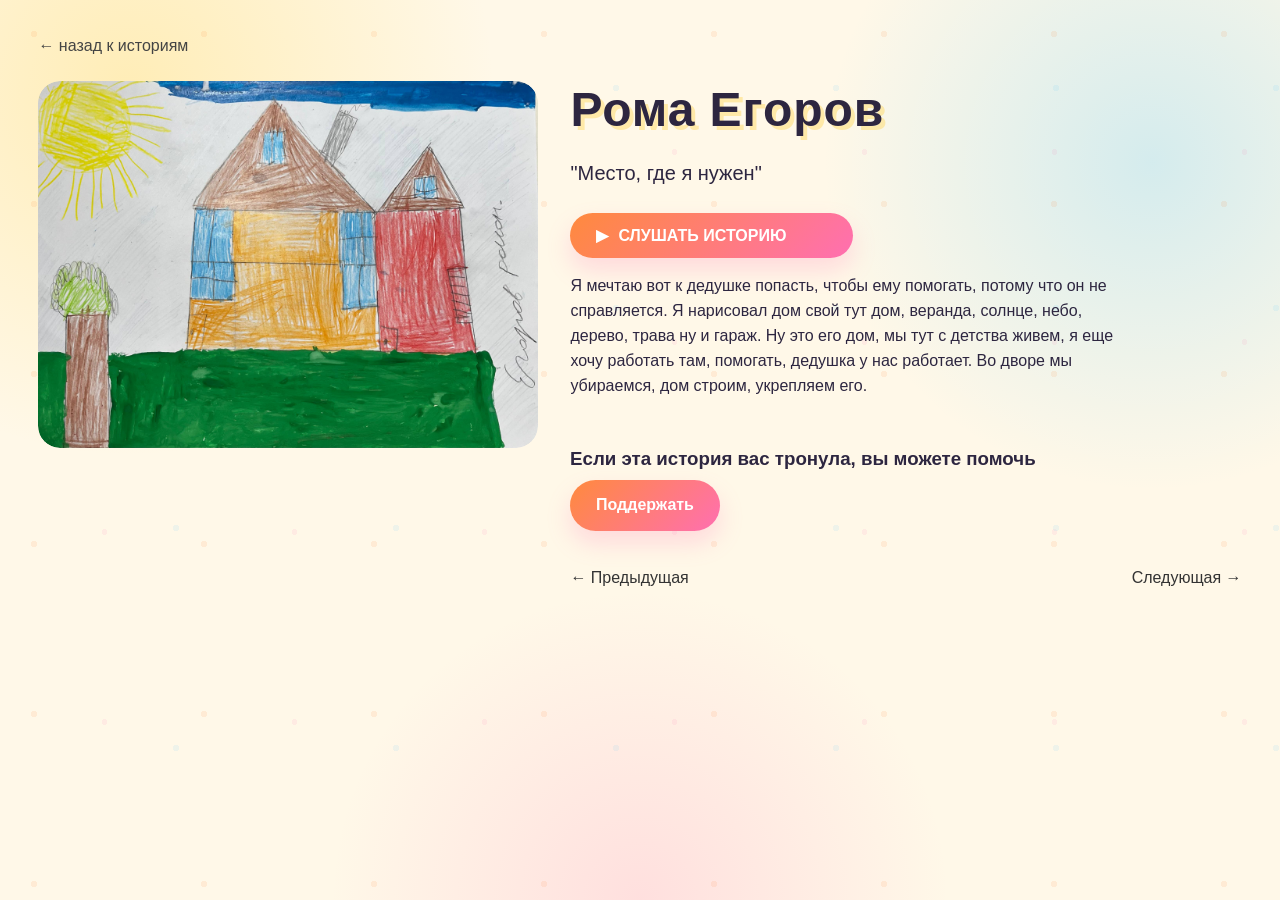
<file: story/Roma-Egorov.html>
<!doctype html>
<html lang="ru">
  <head>
    <meta charset="UTF-8" />
    <meta name="viewport" content="width=device-width, initial-scale=1.0" />
    <!-- Yandex.Metrika counter -->
    <script type="text/javascript">
      (function (m, e, t, r, i, k, a) {
        m[i] =
          m[i] ||
          function () {
            (m[i].a = m[i].a || []).push(arguments);
          };
        m[i].l = 1 * new Date();
        for (var j = 0; j < document.scripts.length; j++) {
          if (document.scripts[j].src === r) {
            return;
          }
        }
        (k = e.createElement(t)),
          (a = e.getElementsByTagName(t)[0]),
          (k.async = 1),
          (k.src = r),
          a.parentNode.insertBefore(k, a);
      })(window, document, "script", "https://mc.yandex.ru/metrika/tag.js?id=109109372", "ym");

      ym(109109372, "init", {
        ssr: true,
        webvisor: true,
        clickmap: true,
        ecommerce: "dataLayer",
        referrer: document.referrer,
        url: location.href,
        accurateTrackBounce: true,
        trackLinks: true,
      });
    </script>
    <noscript>
      <div>
        <img
          src="https://mc.yandex.ru/watch/109109372"
          style="position:absolute; left:-9999px;"
          alt=""
        />
      </div>
    </noscript>
    <!-- /Yandex.Metrika counter -->

    <title>Рома Егоров — История</title>
    <link rel="stylesheet" href="../styles.css" />
  </head>
  <body class="paper-bg">
    <main class="story-page">
      <div class="container">
        <a class="back-link" href="../index.html">← назад к историям</a>

        <div class="story-layout">
          <div class="story-image">
            <img src="../img/kartinki/13.jpg" alt="Рисунок Ромы" />
          </div>

          <div>
            <h1 style="font-size: clamp(1.8rem, 4vw, 3rem); margin-bottom: 10px;">Рома Егоров</h1>
            <p class="quote">"Место, где я нужен"</p>

            <button class="btn audio-btn" data-audio-toggle="audio-roma-egorov">
              <span data-icon>▶</span>
              <span data-label>СЛУШАТЬ ИСТОРИЮ</span>
              <span class="wave" aria-hidden="true"><span></span><span></span><span></span><span></span></span>
            </button>
            <audio id="audio-roma-egorov" preload="none">
              <source src="../zvuk/13.m4a" type="audio/mp4" />
            </audio>

            <p class="story-text">
              Я мечтаю вот к дедушке попасть, чтобы ему помогать, потому что он не
              справляется. Я нарисовал дом свой тут дом, веранда, солнце, небо, дерево,
              трава ну и гараж. Ну это его дом, мы тут с детства живем, я еще хочу работать
              там, помогать, дедушка у нас работает. Во дворе мы убираемся, дом строим,
              укрепляем его.
            </p>

            <section style="padding: 34px 0 0;">
              <h3 style="margin-bottom: 10px;">Если эта история вас тронула, вы можете помочь</h3>
              <a class="btn" href="https://bf-withlove.ru/campaign/budushhee-nachinaetsya-s-tvorchestva-podderzhite-detej-tsentra-raduga/" target="_blank" rel="noopener noreferrer">Поддержать</a>
            </section>

            <div class="nav-links">
              <a href="./Ramazan.html">← Предыдущая</a>
              <a href="./Villialeta.html">Следующая →</a>
            </div>
          </div>
        </div>
      </div>
    </main>
    <script src="../app.js"></script>
  </body>
</html>
</file>
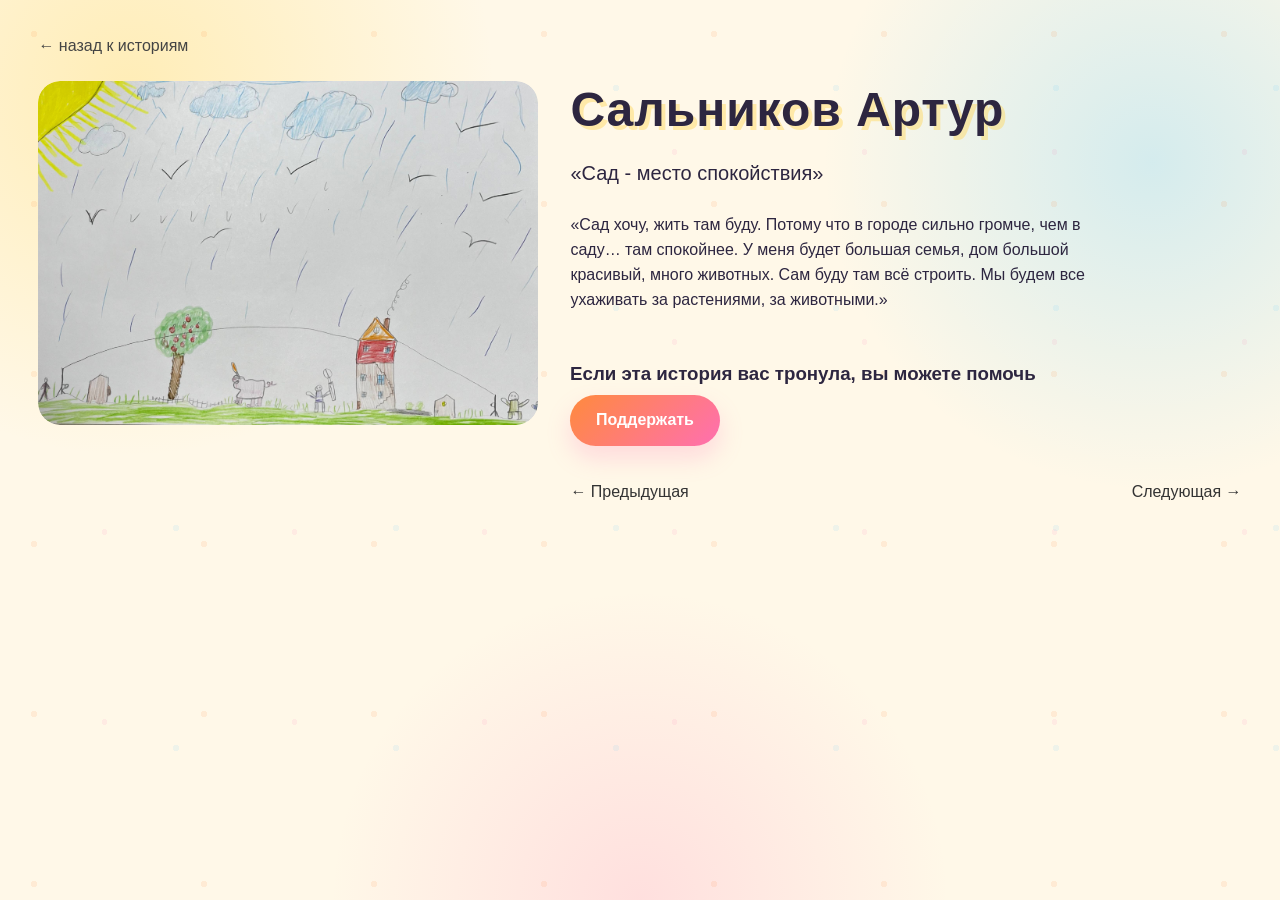
<file: story/Salnikov-Artur.html>
<!doctype html>
<html lang="ru">
  <head>
    <meta charset="UTF-8" />
    <meta name="viewport" content="width=device-width, initial-scale=1.0" />
    <!-- Yandex.Metrika counter -->
    <script type="text/javascript">
      (function (m, e, t, r, i, k, a) {
        m[i] =
          m[i] ||
          function () {
            (m[i].a = m[i].a || []).push(arguments);
          };
        m[i].l = 1 * new Date();
        for (var j = 0; j < document.scripts.length; j++) {
          if (document.scripts[j].src === r) {
            return;
          }
        }
        (k = e.createElement(t)),
          (a = e.getElementsByTagName(t)[0]),
          (k.async = 1),
          (k.src = r),
          a.parentNode.insertBefore(k, a);
      })(window, document, "script", "https://mc.yandex.ru/metrika/tag.js?id=109109372", "ym");

      ym(109109372, "init", {
        ssr: true,
        webvisor: true,
        clickmap: true,
        ecommerce: "dataLayer",
        referrer: document.referrer,
        url: location.href,
        accurateTrackBounce: true,
        trackLinks: true,
      });
    </script>
    <noscript>
      <div>
        <img
          src="https://mc.yandex.ru/watch/109109372"
          style="position:absolute; left:-9999px;"
          alt=""
        />
      </div>
    </noscript>
    <!-- /Yandex.Metrika counter -->

    <title>Сальников Артур — История</title>
    <link rel="stylesheet" href="../styles.css" />
  </head>
  <body class="paper-bg">
    <main class="story-page">
      <div class="container">
        <a class="back-link" href="../index.html">← назад к историям</a>

        <div class="story-layout">
          <div class="story-image">
            <img src="../img/kartinki/8.jpg" alt="Рисунок Артура" />
          </div>

          <div>
            <h1 style="font-size: clamp(1.8rem, 4vw, 3rem); margin-bottom: 10px;">Сальников Артур</h1>
            <p class="quote">«Сад - место спокойствия»</p>

            <p class="story-text">
              «Сад хочу, жить там буду. Потому что в городе сильно громче, чем в саду… там
              спокойнее. У меня будет большая семья, дом большой красивый, много животных. Сам буду
              там всё строить. Мы будем все ухаживать за растениями, за животными.»
            </p>

            <section style="padding: 34px 0 0;">
              <h3 style="margin-bottom: 10px;">Если эта история вас тронула, вы можете помочь</h3>
              <a class="btn" href="https://bf-withlove.ru/campaign/budushhee-nachinaetsya-s-tvorchestva-podderzhite-detej-tsentra-raduga/" target="_blank" rel="noopener noreferrer">Поддержать</a>
            </section>

            <div class="nav-links">
              <a href="./Nureeva-Diana.html">← Предыдущая</a>
              <a href="./Ilnur-Atnagulov.html">Следующая →</a>
            </div>
          </div>
        </div>
      </div>
    </main>
    <script src="../app.js"></script>
  </body>
</html>
</file>
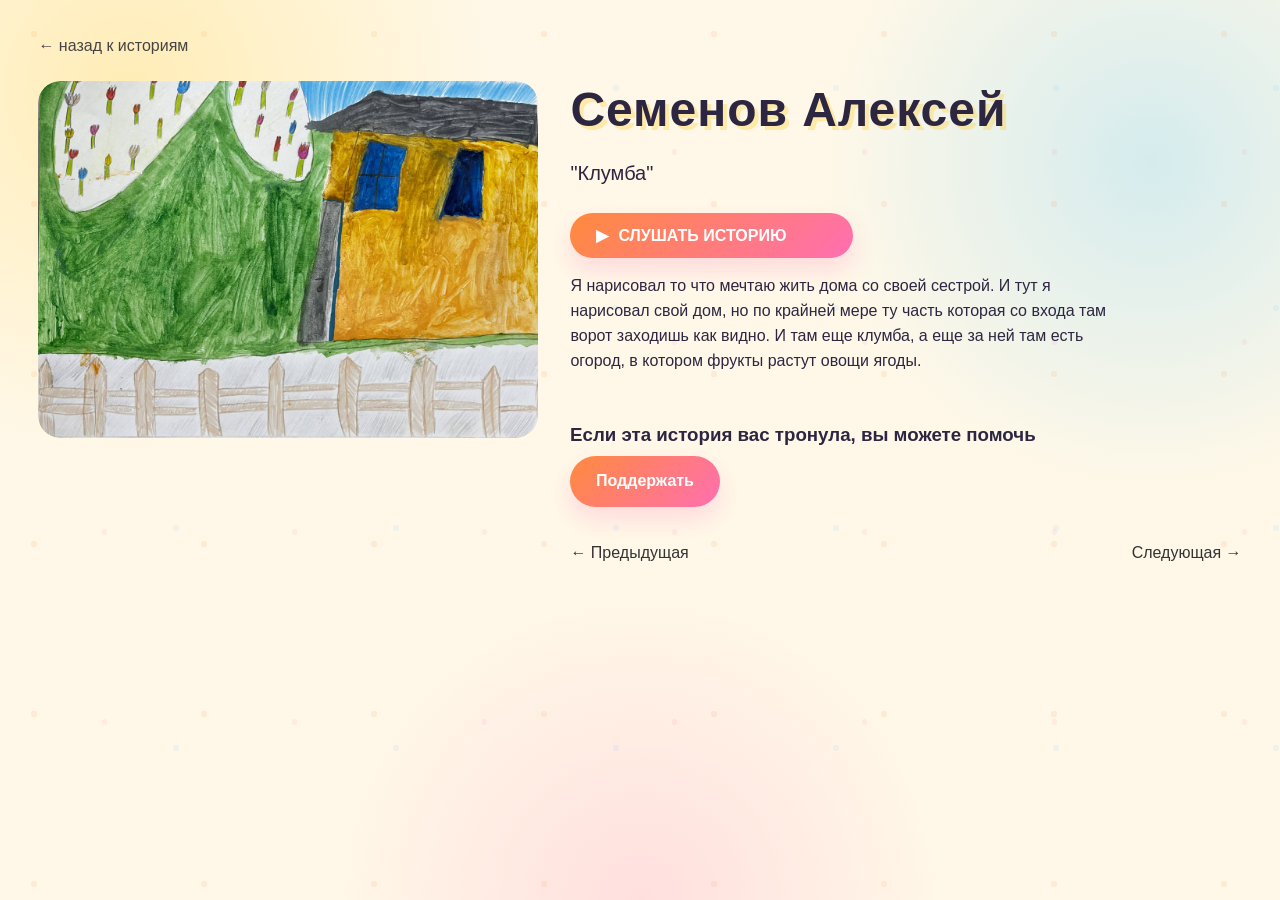
<file: story/Semenov-Alexey.html>
<!doctype html>
<html lang="ru">
  <head>
    <meta charset="UTF-8" />
    <meta name="viewport" content="width=device-width, initial-scale=1.0" />
    <!-- Yandex.Metrika counter -->
    <script type="text/javascript">
      (function (m, e, t, r, i, k, a) {
        m[i] =
          m[i] ||
          function () {
            (m[i].a = m[i].a || []).push(arguments);
          };
        m[i].l = 1 * new Date();
        for (var j = 0; j < document.scripts.length; j++) {
          if (document.scripts[j].src === r) {
            return;
          }
        }
        (k = e.createElement(t)),
          (a = e.getElementsByTagName(t)[0]),
          (k.async = 1),
          (k.src = r),
          a.parentNode.insertBefore(k, a);
      })(window, document, "script", "https://mc.yandex.ru/metrika/tag.js?id=109109372", "ym");

      ym(109109372, "init", {
        ssr: true,
        webvisor: true,
        clickmap: true,
        ecommerce: "dataLayer",
        referrer: document.referrer,
        url: location.href,
        accurateTrackBounce: true,
        trackLinks: true,
      });
    </script>
    <noscript>
      <div>
        <img
          src="https://mc.yandex.ru/watch/109109372"
          style="position:absolute; left:-9999px;"
          alt=""
        />
      </div>
    </noscript>
    <!-- /Yandex.Metrika counter -->

    <title>Семенов Алексей — История</title>
    <link rel="stylesheet" href="../styles.css" />
  </head>
  <body class="paper-bg">
    <main class="story-page">
      <div class="container">
        <a class="back-link" href="../index.html">← назад к историям</a>

        <div class="story-layout">
          <div class="story-image">
            <img src="../img/kartinki/2.jpg" alt="Рисунок Алексея" />
          </div>

          <div>
            <h1 style="font-size: clamp(1.8rem, 4vw, 3rem); margin-bottom: 10px;">Семенов Алексей</h1>
            <p class="quote">"Клумба"</p>

            <button class="btn audio-btn" data-audio-toggle="audio-semenov">
              <span data-icon>▶</span>
              <span data-label>СЛУШАТЬ ИСТОРИЮ</span>
              <span class="wave" aria-hidden="true"><span></span><span></span><span></span><span></span></span>
            </button>
            <audio id="audio-semenov" preload="none">
              <source src="../zvuk/2.m4a" type="audio/mp4" />
            </audio>

            <p class="story-text">
              Я нарисовал то что мечтаю жить дома со своей сестрой. И тут я нарисовал свой
              дом, но по крайней мере ту часть которая со входа там ворот заходишь как
              видно. И там еще клумба, а еще за ней там есть огород, в котором фрукты
              растут овощи ягоды.
            </p>

            <section style="padding: 34px 0 0;">
              <h3 style="margin-bottom: 10px;">Если эта история вас тронула, вы можете помочь</h3>
              <a class="btn" href="https://bf-withlove.ru/campaign/budushhee-nachinaetsya-s-tvorchestva-podderzhite-detej-tsentra-raduga/" target="_blank" rel="noopener noreferrer">Поддержать</a>
            </section>

            <div class="nav-links">
              <a href="./Villialeta.html">← Предыдущая</a>
              <a href="./Egorova-Maria.html">Следующая →</a>
            </div>
          </div>
        </div>
      </div>
    </main>
    <script src="../app.js"></script>
  </body>
</html>
</file>
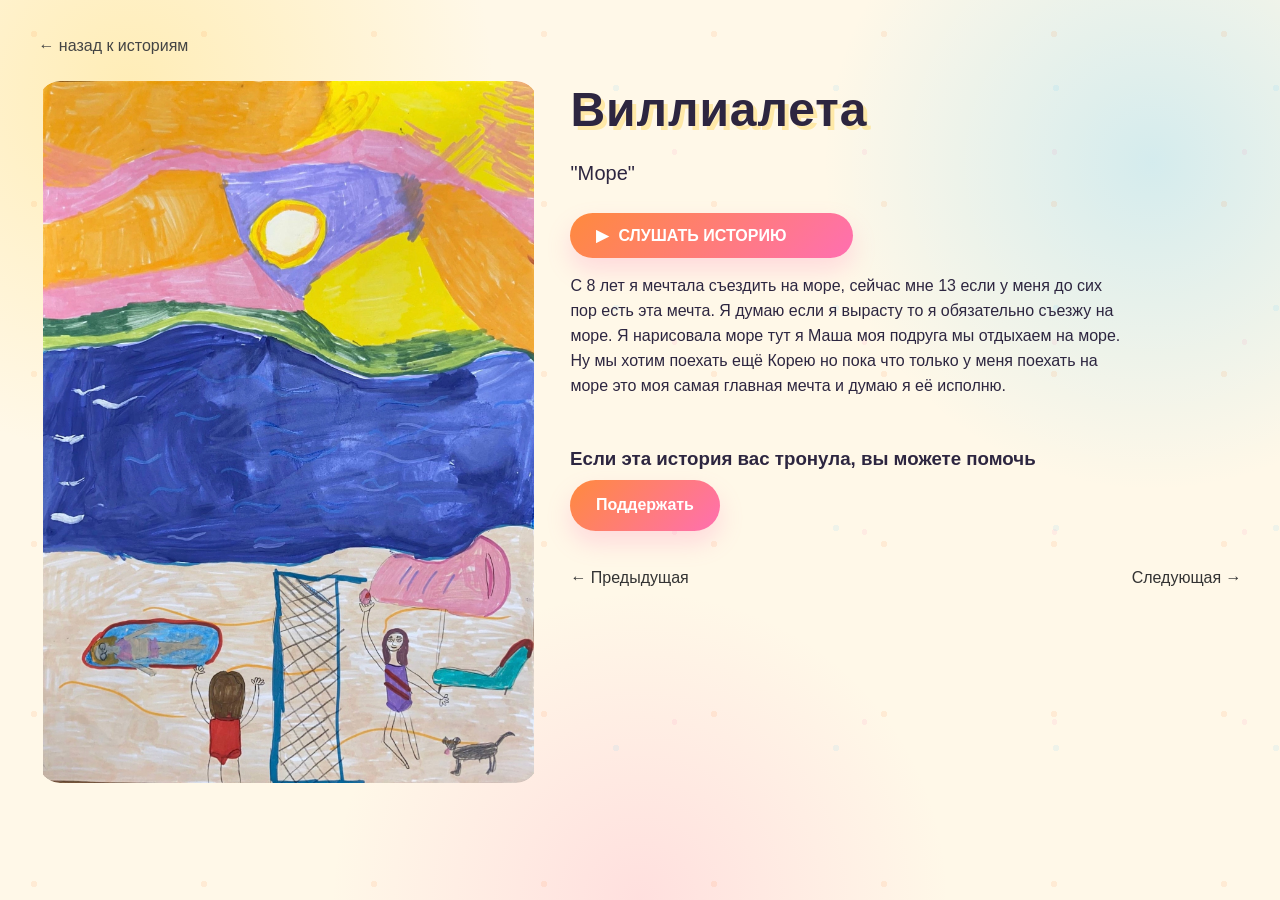
<file: story/Villialeta.html>
<!doctype html>
<html lang="ru">
  <head>
    <meta charset="UTF-8" />
    <meta name="viewport" content="width=device-width, initial-scale=1.0" />
    <!-- Yandex.Metrika counter -->
    <script type="text/javascript">
      (function (m, e, t, r, i, k, a) {
        m[i] =
          m[i] ||
          function () {
            (m[i].a = m[i].a || []).push(arguments);
          };
        m[i].l = 1 * new Date();
        for (var j = 0; j < document.scripts.length; j++) {
          if (document.scripts[j].src === r) {
            return;
          }
        }
        (k = e.createElement(t)),
          (a = e.getElementsByTagName(t)[0]),
          (k.async = 1),
          (k.src = r),
          a.parentNode.insertBefore(k, a);
      })(window, document, "script", "https://mc.yandex.ru/metrika/tag.js?id=109109372", "ym");

      ym(109109372, "init", {
        ssr: true,
        webvisor: true,
        clickmap: true,
        ecommerce: "dataLayer",
        referrer: document.referrer,
        url: location.href,
        accurateTrackBounce: true,
        trackLinks: true,
      });
    </script>
    <noscript>
      <div>
        <img
          src="https://mc.yandex.ru/watch/109109372"
          style="position:absolute; left:-9999px;"
          alt=""
        />
      </div>
    </noscript>
    <!-- /Yandex.Metrika counter -->

    <title>Виллиалета — История</title>
    <link rel="stylesheet" href="../styles.css" />
  </head>
  <body class="paper-bg">
    <main class="story-page">
      <div class="container">
        <a class="back-link" href="../index.html">← назад к историям</a>

        <div class="story-layout">
          <div class="story-image">
            <img src="../img/kartinki/1.jpg" alt="Рисунок Виллиалеты" />
          </div>

          <div>
            <h1 style="font-size: clamp(1.8rem, 4vw, 3rem); margin-bottom: 10px;">Виллиалета</h1>
            <p class="quote">"Море"</p>

            <button class="btn audio-btn" data-audio-toggle="audio-villialeta">
              <span data-icon>▶</span>
              <span data-label>СЛУШАТЬ ИСТОРИЮ</span>
              <span class="wave" aria-hidden="true"><span></span><span></span><span></span><span></span></span>
            </button>
            <audio id="audio-villialeta" preload="none">
              <source src="../zvuk/1.m4a" type="audio/mp4" />
            </audio>

            <p class="story-text">
              С 8 лет я мечтала съездить на море, сейчас мне 13 если у меня до сих пор есть
              эта мечта. Я думаю если я вырасту то я обязательно съезжу на море. Я
              нарисовала море тут я Маша моя подруга мы отдыхаем на море. Ну мы хотим
              поехать ещё Корею но пока что только у меня поехать на море это моя самая
              главная мечта и думаю я её исполню.
            </p>

            <section style="padding: 34px 0 0;">
              <h3 style="margin-bottom: 10px;">Если эта история вас тронула, вы можете помочь</h3>
              <a class="btn" href="https://bf-withlove.ru/campaign/budushhee-nachinaetsya-s-tvorchestva-podderzhite-detej-tsentra-raduga/" target="_blank" rel="noopener noreferrer">Поддержать</a>
            </section>

            <div class="nav-links">
              <a href="./Roma-Egorov.html">← Предыдущая</a>
              <a href="./Semenov-Alexey.html">Следующая →</a>
            </div>
          </div>
        </div>
      </div>
    </main>
    <script src="../app.js"></script>
  </body>
</html>
</file>
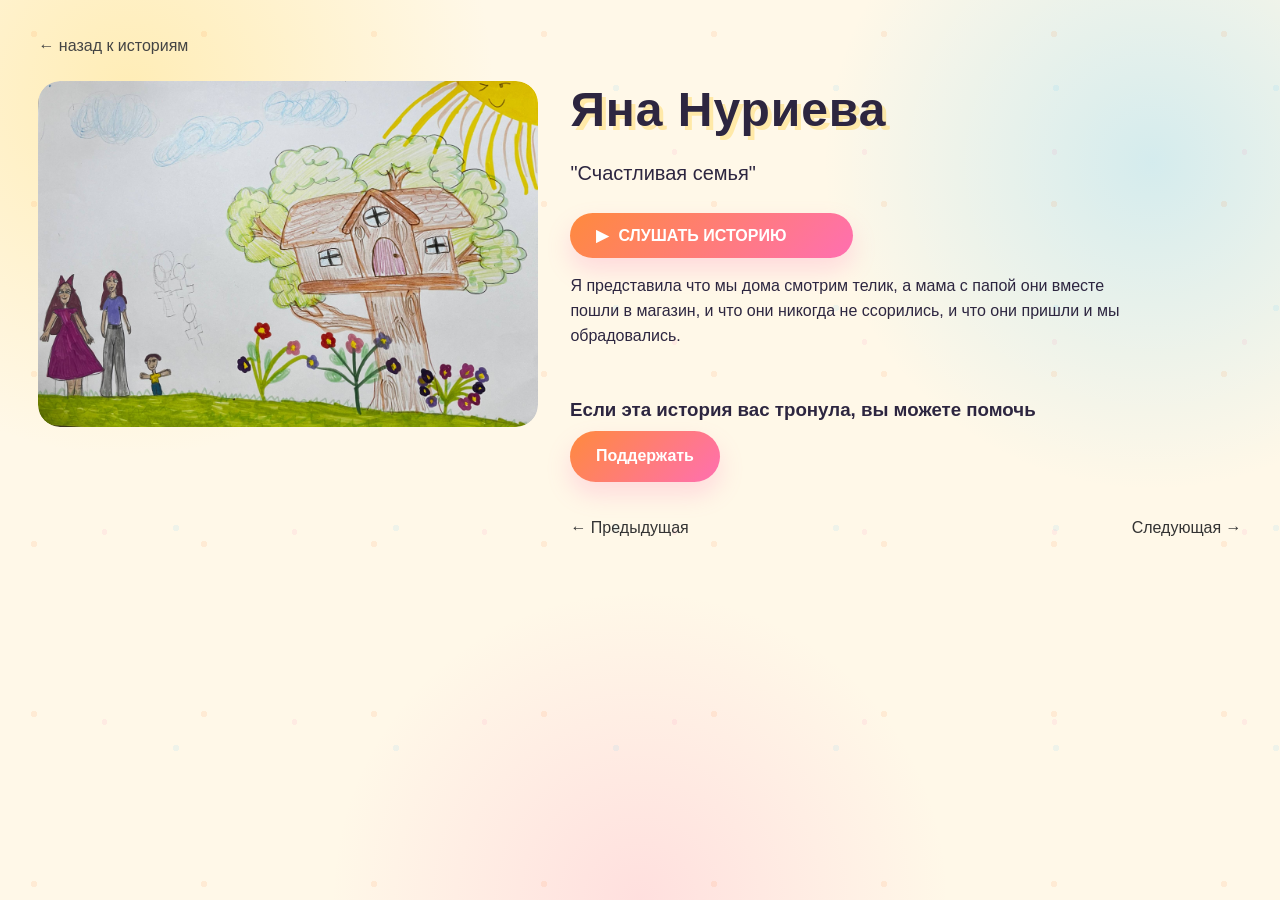
<file: story/Yana-Nurieva.html>
<!doctype html>
<html lang="ru">
  <head>
    <meta charset="UTF-8" />
    <meta name="viewport" content="width=device-width, initial-scale=1.0" />
    <!-- Yandex.Metrika counter -->
    <script type="text/javascript">
      (function (m, e, t, r, i, k, a) {
        m[i] =
          m[i] ||
          function () {
            (m[i].a = m[i].a || []).push(arguments);
          };
        m[i].l = 1 * new Date();
        for (var j = 0; j < document.scripts.length; j++) {
          if (document.scripts[j].src === r) {
            return;
          }
        }
        (k = e.createElement(t)),
          (a = e.getElementsByTagName(t)[0]),
          (k.async = 1),
          (k.src = r),
          a.parentNode.insertBefore(k, a);
      })(window, document, "script", "https://mc.yandex.ru/metrika/tag.js?id=109109372", "ym");

      ym(109109372, "init", {
        ssr: true,
        webvisor: true,
        clickmap: true,
        ecommerce: "dataLayer",
        referrer: document.referrer,
        url: location.href,
        accurateTrackBounce: true,
        trackLinks: true,
      });
    </script>
    <noscript>
      <div>
        <img
          src="https://mc.yandex.ru/watch/109109372"
          style="position:absolute; left:-9999px;"
          alt=""
        />
      </div>
    </noscript>
    <!-- /Yandex.Metrika counter -->

    <title>Яна Нуриева — История</title>
    <link rel="stylesheet" href="../styles.css" />
  </head>
  <body class="paper-bg">
    <main class="story-page">
      <div class="container">
        <a class="back-link" href="../index.html">← назад к историям</a>

        <div class="story-layout">
          <div class="story-image">
            <img src="../img/kartinki/4.jpg" alt="Рисунок Яны" />
          </div>

          <div>
            <h1 style="font-size: clamp(1.8rem, 4vw, 3rem); margin-bottom: 10px;">Яна Нуриева</h1>
            <p class="quote">"Счастливая семья"</p>

            <button class="btn audio-btn" data-audio-toggle="audio-yana">
              <span data-icon>▶</span>
              <span data-label>СЛУШАТЬ ИСТОРИЮ</span>
              <span class="wave" aria-hidden="true"><span></span><span></span><span></span><span></span></span>
            </button>
            <audio id="audio-yana" preload="none">
              <source src="../zvuk/4.m4a" type="audio/mp4" />
            </audio>

            <p class="story-text">
              Я представила что мы дома смотрим телик, а мама с папой они вместе пошли в
              магазин, и что они никогда не ссорились, и что они пришли и мы обрадовались.
            </p>

            <section style="padding: 34px 0 0;">
              <h3 style="margin-bottom: 10px;">Если эта история вас тронула, вы можете помочь</h3>
              <a class="btn" href="https://bf-withlove.ru/campaign/budushhee-nachinaetsya-s-tvorchestva-podderzhite-detej-tsentra-raduga/" target="_blank" rel="noopener noreferrer">Поддержать</a>
            </section>

            <div class="nav-links">
              <a href="./Egorova-Maria.html">← Предыдущая</a>
              <a href="./Doronin-Nikolay.html">Следующая →</a>
            </div>
          </div>
        </div>
      </div>
    </main>
    <script src="../app.js"></script>
  </body>
</html>
</file>
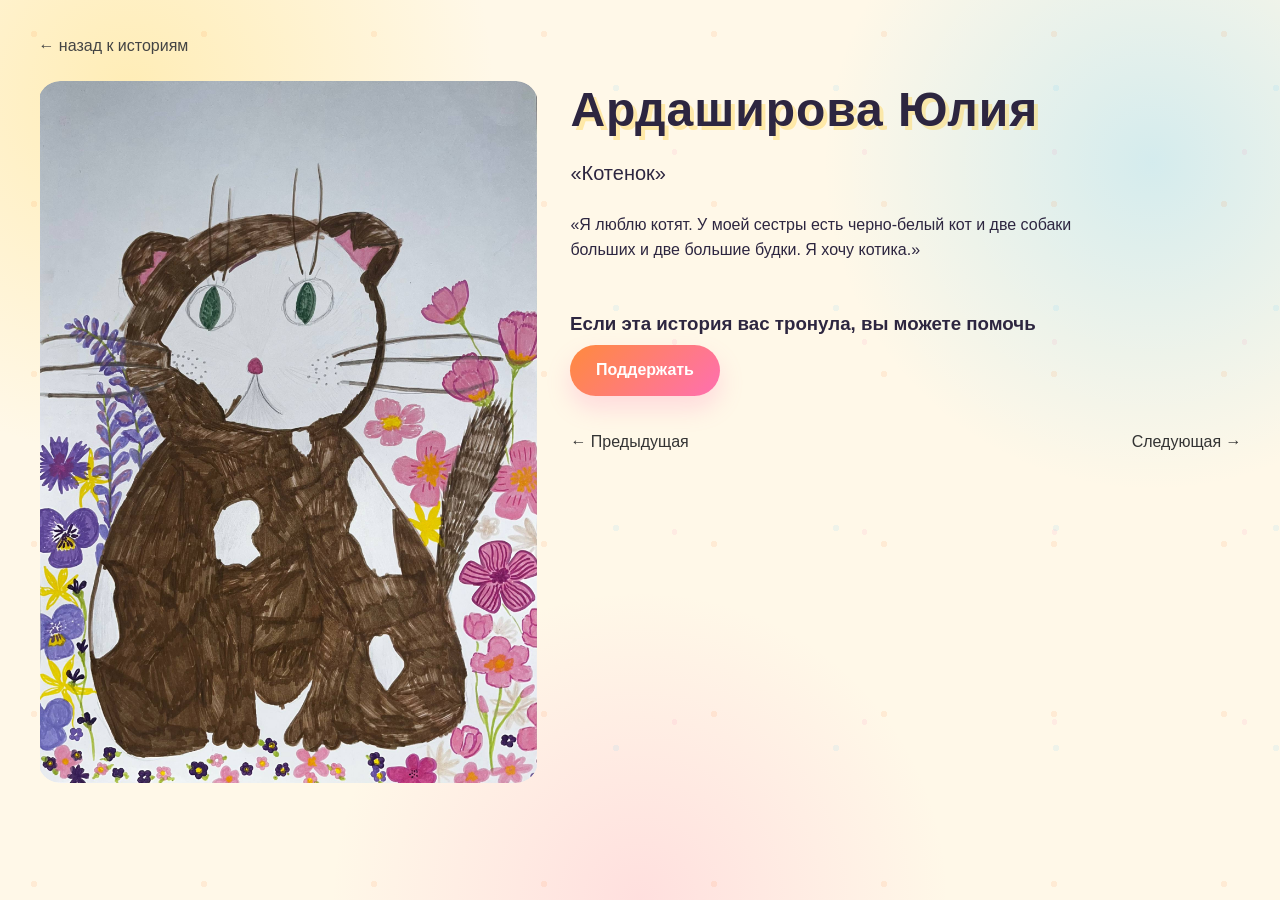
<file: story/Yulia.html>
<!doctype html>
<html lang="ru">
  <head>
    <meta charset="UTF-8" />
    <meta name="viewport" content="width=device-width, initial-scale=1.0" />
    <!-- Yandex.Metrika counter -->
    <script type="text/javascript">
      (function (m, e, t, r, i, k, a) {
        m[i] =
          m[i] ||
          function () {
            (m[i].a = m[i].a || []).push(arguments);
          };
        m[i].l = 1 * new Date();
        for (var j = 0; j < document.scripts.length; j++) {
          if (document.scripts[j].src === r) {
            return;
          }
        }
        (k = e.createElement(t)),
          (a = e.getElementsByTagName(t)[0]),
          (k.async = 1),
          (k.src = r),
          a.parentNode.insertBefore(k, a);
      })(window, document, "script", "https://mc.yandex.ru/metrika/tag.js?id=109109372", "ym");

      ym(109109372, "init", {
        ssr: true,
        webvisor: true,
        clickmap: true,
        ecommerce: "dataLayer",
        referrer: document.referrer,
        url: location.href,
        accurateTrackBounce: true,
        trackLinks: true,
      });
    </script>
    <noscript>
      <div>
        <img
          src="https://mc.yandex.ru/watch/109109372"
          style="position:absolute; left:-9999px;"
          alt=""
        />
      </div>
    </noscript>
    <!-- /Yandex.Metrika counter -->

    <title>Ардаширова Юлия — История</title>
    <link rel="stylesheet" href="../styles.css" />
  </head>
  <body class="paper-bg">
    <main class="story-page">
      <div class="container">
        <a class="back-link" href="../index.html">← назад к историям</a>

        <div class="story-layout">
          <div class="story-image">
            <img src="../img/kartinki/10.jpg" alt="Рисунок Юлии" />
          </div>

          <div>
            <h1 style="font-size: clamp(1.8rem, 4vw, 3rem); margin-bottom: 10px;">Ардаширова Юлия</h1>
            <p class="quote">«Котенок»</p>

            <p class="story-text">
              «Я люблю котят. У моей сестры есть черно-белый кот и две собаки больших и две
              большие будки. Я хочу котика.»
            </p>

            <section style="padding: 34px 0 0;">
              <h3 style="margin-bottom: 10px;">Если эта история вас тронула, вы можете помочь</h3>
              <a class="btn" href="https://bf-withlove.ru/campaign/budushhee-nachinaetsya-s-tvorchestva-podderzhite-detej-tsentra-raduga/" target="_blank" rel="noopener noreferrer">Поддержать</a>
            </section>

            <div class="nav-links">
              <a href="./Ilnur-Atnagulov.html">← Предыдущая</a>
              <a href="./Ramazan.html">Следующая →</a>
            </div>
          </div>
        </div>
      </div>
    </main>
    <script src="../app.js"></script>
  </body>
</html>
</file>
<file: styles.css>
:root {
  --bg: #fff8e8;
  --text: #2d2640;
  --accent: #ff8a3d;
  --accent-pink: #ff6fb1;
  --accent-blue: #56c7ff;
  --accent-green: #76d672;
  --accent-yellow: #ffd85a;
  --muted: #6b6578;
  --card: #ffffff;
}

* {
  box-sizing: border-box;
}

html,
body {
  margin: 0;
  padding: 0;
}

html {
  scroll-behavior: smooth;
  scroll-padding-top: 110px;
}

body {
  font-family: "Segoe UI", "Inter", Arial, sans-serif;
  background: radial-gradient(circle at 10% 10%, rgba(255, 216, 90, 0.35), transparent 26%),
    radial-gradient(circle at 90% 18%, rgba(86, 199, 255, 0.25), transparent 24%),
    radial-gradient(circle at 50% 100%, rgba(255, 111, 177, 0.18), transparent 28%), var(--bg);
  color: var(--text);
  line-height: 1.55;
  position: relative;
}

.paper-bg::before {
  content: "";
  position: fixed;
  inset: 0;
  pointer-events: none;
  opacity: 0.5;
  background-image: radial-gradient(circle at 20% 20%, rgba(255, 138, 61, 0.22) 0 3px, transparent 3px),
    radial-gradient(circle at 80% 40%, rgba(86, 199, 255, 0.2) 0 3px, transparent 3px),
    radial-gradient(circle at 55% 80%, rgba(255, 111, 177, 0.18) 0 3px, transparent 3px);
  background-size: 170px 170px, 220px 220px, 190px 190px;
  z-index: -2;
}

.container {
  width: min(1320px, 94%);
  margin: 0 auto;
}

section {
  padding: 48px 0;
  position: relative;
  z-index: 1;
}

.reveal-on-scroll {
  opacity: 0;
  transform: translateY(26px);
  transition: opacity 0.7s ease, transform 0.7s ease;
  will-change: opacity, transform;
}

.reveal-on-scroll.is-visible {
  opacity: 1;
  transform: translateY(0);
}

/* На мобильных IntersectionObserver часто не успевает / не срабатывает для секций:
   контент остаётся с opacity: 0 при сохранении высоты — блок «пустой». */
@media (max-width: 768px) {
  .reveal-on-scroll {
    opacity: 1 !important;
    transform: none !important;
    transition: none !important;
    will-change: auto;
  }
}

.site-header {
  position: fixed;
  top: 14px;
  left: 0;
  right: 0;
  z-index: 20;
}

.header-inner {
  background: rgba(255, 255, 255, 0.78);
  backdrop-filter: blur(14px);
  border: 2px solid rgba(255, 255, 255, 0.85);
  border-radius: 999px;
  min-height: 66px;
  display: flex;
  align-items: center;
  justify-content: space-between;
  gap: 18px;
  padding: 10px 14px 10px 18px;
  box-shadow: 0 14px 35px rgba(94, 70, 39, 0.13);
}

.brand {
  color: var(--text);
  text-decoration: none;
  font-weight: 800;
  display: inline-flex;
  align-items: center;
  gap: 10px;
  white-space: nowrap;
}

.brand-mark {
  width: 34px;
  height: 34px;
  border-radius: 13px 13px 18px 13px;
  background: linear-gradient(135deg, var(--accent-pink), var(--accent-yellow));
  box-shadow: inset -7px -7px 0 rgba(255, 255, 255, 0.25);
  transform: rotate(-8deg);
}

.header-nav {
  display: flex;
  align-items: center;
  justify-content: center;
  gap: 8px;
  flex-wrap: wrap;
}

.header-menu {
  display: flex;
  align-items: center;
  gap: 10px;
}

.header-nav a,
.header-btn {
  color: #40364f;
  text-decoration: none;
  border-radius: 999px;
  padding: 9px 13px;
  font-size: 0.95rem;
  font-weight: 600;
}

.header-nav a:hover {
  background: #fff0c7;
}

.header-btn {
  background: #fff;
  color: var(--accent);
  box-shadow: 0 8px 18px rgba(255, 138, 61, 0.18);
  white-space: nowrap;
}

.burger-btn {
  display: none;
  width: 42px;
  height: 42px;
  border-radius: 12px;
  border: 1px solid rgba(64, 54, 79, 0.2);
  background: rgba(255, 255, 255, 0.9);
  align-items: center;
  justify-content: center;
  gap: 4px;
  flex-direction: column;
  cursor: pointer;
}

.burger-btn span {
  display: block;
  width: 18px;
  height: 2px;
  border-radius: 4px;
  background: #40364f;
}

.balloons {
  position: absolute;
  inset: 0;
  overflow: hidden;
  pointer-events: none;
  z-index: -1;
}

.balloon {
  position: absolute;
  width: clamp(70px, 9vw, 135px);
  height: auto;
  opacity: 0.5;
  object-fit: contain;
  filter: drop-shadow(0 14px 18px rgba(94, 70, 39, 0.14));
  animation: floatBalloon 12s ease-in-out infinite;
}

.balloon-one {
  left: 5%;
  top: 24%;
  width: clamp(86px, 11vw, 160px);
}

.balloon-two {
  right: 8%;
  top: 36%;
  animation-delay: -3s;
}

.balloon-three {
  left: 12%;
  bottom: 10%;
  animation-delay: -6s;
}

.balloon-four {
  right: 16%;
  bottom: 18%;
  width: clamp(76px, 10vw, 145px);
  animation-delay: -8s;
}

.balloon-five {
  left: 48%;
  top: 56%;
  width: clamp(64px, 8vw, 118px);
  animation-delay: -5s;
}

.balloon-six {
  right: 34%;
  top: 38%;
  width: clamp(58px, 7vw, 105px);
  animation-delay: -2s;
}

.balloon-seven {
  left: 34%;
  bottom: 25%;
  width: clamp(72px, 9vw, 130px);
  animation-delay: -9s;
}

.balloon-eight {
  left: 22%;
  top: 58%;
  width: clamp(60px, 8vw, 120px);
  animation-delay: -4.5s;
}

.balloon-nine {
  right: 4%;
  top: 52%;
  width: clamp(78px, 10vw, 140px);
  animation-delay: -7s;
}

.balloon-ten {
  left: 62%;
  top: 72%;
  width: clamp(58px, 7vw, 108px);
  animation-delay: -1.5s;
}

.balloon-eleven {
  right: 42%;
  bottom: 10%;
  width: clamp(66px, 8vw, 120px);
  animation-delay: -10s;
}

.balloon-twelve {
  left: 2%;
  top: 74%;
  width: clamp(74px, 9vw, 134px);
  animation-delay: -11s;
}

@keyframes floatBalloon {
  0%,
  100% {
    transform: translate3d(var(--scroll-x, 0px), var(--scroll-y, 0px), 0) rotate(-3deg);
  }
  50% {
    transform: translate3d(var(--scroll-x, 0px), calc(var(--scroll-y, 0px) - 28px), 0) rotate(5deg);
  }
}

.hero {
  min-height: min(92vh, 900px);
  display: block;
  position: relative;
  overflow-x: clip;
  overflow-y: visible;
  padding-top: 130px;
  padding-bottom: 60px;
  background: linear-gradient(95deg, #ffd6e8 0%, #ffd6e8 42%, #ffecc8 100%);
  border-bottom-left-radius: 48px;
  border-bottom-right-radius: 48px;
  box-shadow: 0 18px 34px rgba(94, 70, 39, 0.08);
}

.hero-inner {
  display: flex;
  align-items: center;
  gap: clamp(18px, 3vw, 34px);
  width: 100%;
  padding-left: max(12px, calc((100vw - min(1320px, 94vw)) / 2));
}

.hero-inner-left {
  flex: 0 0 auto;
  width: fit-content;
  max-width: min(1320px, 94vw);
  display: flex;
  align-items: center;
}

.hero-content {
  text-align: left;
  align-self: auto;
  display: flex;
  flex-direction: column;
  justify-content: center;
  padding: 0;
  max-width: 420px;
  background: none;
  border: none;
  box-shadow: none;
}

.hero-content h1 {
  font-size: 48px;
  margin: 0 0 12px;
}

.hero-content .btn {
  width: fit-content;
  max-width: none;
  align-self: flex-start;
}

.hero-content .subtitle {
  margin: 0 0 18px;
}

.project-lead-note {
  margin: -8px 0 16px;
  font-size: 0.86rem;
  color: rgba(45, 38, 64, 0.58);
  letter-spacing: 0.01em;
}

.hero-visual {
  position: relative;
  min-height: min(72vh, 640px);
  display: flex;
  align-items: stretch;
  justify-content: flex-end;
  flex: 1 1 auto;
  min-width: 0;
  padding-right: max(12px, calc((100vw - min(1320px, 94vw)) / 2));
}

.hero-card-stack {
  position: relative;
  width: 100%;
  height: 100%;
  min-height: min(72vh, 640px);
  overflow: visible;
}

.hero-card {
  position: absolute;
  top: 0;
  height: 100%;
  width: auto;
  aspect-ratio: 4 / 5;
  object-fit: cover;
  border-radius: 22px;
  border: 6px solid #ffffff;
  box-sizing: border-box;
  box-shadow: 0 18px 34px rgba(64, 54, 79, 0.18);
}

.hero-card-one {
  left: 0;
  z-index: 1;
}

.hero-card-two {
  left: 26%;
  z-index: 2;
  box-shadow: -14px 0 26px rgba(64, 54, 79, 0.18), 0 18px 34px rgba(64, 54, 79, 0.16);
}

.hero-card-three {
  left: 52%;
  z-index: 3;
  box-shadow: -14px 0 26px rgba(64, 54, 79, 0.18), 0 18px 34px rgba(64, 54, 79, 0.16);
}

.hero-flowers {
  position: absolute;
  inset: 0;
  pointer-events: none;
}

.hero-flower {
  position: absolute;
  width: clamp(74px, 8vw, 130px);
  height: auto;
  opacity: 0.75;
}

.hero-flower-left {
  left: 6%;
  top: 23%;
}

.hero-flower-right {
  right: 7%;
  top: 16%;
}

.hero::after {
  content: "";
  position: absolute;
  width: 70vw;
  height: 70vw;
  max-width: 640px;
  max-height: 640px;
  border: 1px solid rgba(34, 34, 34, 0.08);
  border-radius: 50%;
  animation: pulse 8s ease-in-out infinite;
  background: radial-gradient(circle, rgba(255, 255, 255, 0.5), transparent 68%);
  z-index: -1;
}

@keyframes pulse {
  0%,
  100% {
    transform: scale(0.95);
    opacity: 0.25;
  }
  50% {
    transform: scale(1.05);
    opacity: 0.1;
  }
}

.logo {
  font-size: 0.9rem;
  text-transform: uppercase;
  letter-spacing: 0.18em;
  color: #8a4d0f;
  margin-bottom: 18px;
  font-weight: 800;
}

h1,
h2,
h3 {
  margin: 0 0 18px;
  line-height: 1.2;
  font-weight: 700;
}

h1 {
  font-size: clamp(2.1rem, 6vw, 4.2rem);
  letter-spacing: 0.02em;
  max-width: 760px;
  margin-left: auto;
  margin-right: auto;
  text-shadow: 4px 4px 0 rgba(255, 216, 90, 0.45);
}

.subtitle {
  font-size: clamp(1.05rem, 2.2vw, 1.3rem);
  color: #3f3f3f;
  max-width: 640px;
  margin: 0 auto 30px;
}

.btn {
  border: none;
  border-radius: 999px;
  background: linear-gradient(135deg, var(--accent), var(--accent-pink));
  color: #fff;
  padding: 13px 26px;
  font-size: 1rem;
  font-weight: 800;
  cursor: pointer;
  text-decoration: none;
  display: inline-flex;
  align-items: center;
  justify-content: center;
  transition: transform 0.2s ease, opacity 0.2s ease;
  box-shadow: 0 12px 24px rgba(255, 111, 177, 0.22);
}

.btn:hover {
  transform: translateY(-1px);
  opacity: 0.92;
}

.btn.secondary {
  background: linear-gradient(135deg, #56c7ff, #8c7cff);
  box-shadow: 0 12px 24px rgba(86, 199, 255, 0.24);
}

.section-title {
  font-size: clamp(1.5rem, 4vw, 2.3rem);
  margin-bottom: 18px;
  display: inline-block;
  position: relative;
}

.section-title::after {
  content: "";
  position: absolute;
  left: 0;
  bottom: -8px;
  width: 58%;
  height: 8px;
  border-radius: 999px;
  background: linear-gradient(90deg, var(--accent-yellow), var(--accent-pink));
  opacity: 0.7;
}

.lead {
  max-width: 100%;
  color: #353535;
  font-size: 1.07rem;
}

.info-grid {
  display: flex;
  flex-direction: column;
  gap: 14px;
  margin-top: 22px;
}

.info-card {
  background: rgba(255, 255, 255, 0.62);
  border-radius: 22px;
  padding: 18px 20px;
  border-left: 8px solid rgba(86, 199, 255, 0.65);
  box-shadow: none;
}

.info-card.accent {
  border-left-color: var(--accent);
  background: rgba(255, 246, 217, 0.7);
}

.timeline {
  display: grid;
  gap: 14px;
  margin-top: 22px;
}

.timeline-item {
  background: rgba(255, 255, 255, 0.78);
  border-radius: 26px;
  padding: 20px;
  display: grid;
  grid-template-columns: 58px 1fr;
  gap: 14px;
  align-items: start;
  border: 2px solid rgba(255, 255, 255, 0.9);
  box-shadow: 0 12px 28px rgba(94, 70, 39, 0.08);
}

.timeline-item p,
.partner-card p,
.info-card p {
  margin: 0;
}

.timeline-item h3,
.partner-card h3,
.info-card h3 {
  margin-bottom: 10px;
}

.timeline-num {
  width: 46px;
  height: 46px;
  border-radius: 50%;
  background: linear-gradient(135deg, var(--accent-blue), var(--accent-pink));
  color: #fff;
  display: grid;
  place-items: center;
  font-weight: 700;
}

.partners-grid {
  display: grid;
  grid-template-columns: repeat(auto-fit, minmax(240px, 1fr));
  gap: 16px;
  margin-top: 22px;
}

.partner-card {
  background: rgba(255, 255, 255, 0.8);
  border-radius: 26px;
  padding: 22px;
  border: 2px solid rgba(255, 255, 255, 0.9);
  box-shadow: 0 12px 28px rgba(94, 70, 39, 0.08);
}

.steps {
  display: grid;
  grid-template-columns: 1fr;
  gap: 18px;
  margin-top: 26px;
}

.step {
  background: rgba(255, 255, 255, 0.82);
  border-radius: 26px;
  padding: 20px 22px;
  border: 2px dashed rgba(255, 138, 61, 0.35);
  box-shadow: 0 10px 22px rgba(94, 70, 39, 0.08);
}

.gallery-grid {
  display: grid;
  grid-template-columns: repeat(3, minmax(0, 1fr));
  gap: 20px;
  margin-top: 28px;
}

.story-card {
  background: rgba(255, 255, 255, 0.86);
  border-radius: 30px;
  overflow: hidden;
  border: 3px solid #fff;
  box-shadow: 0 16px 30px rgba(94, 70, 39, 0.1);
}

.story-card-no-audio .card-content > .btn.secondary {
  display: none;
}

.artwork-link {
  display: block;
  text-decoration: none;
  color: inherit;
}

.artwork {
  aspect-ratio: 4 / 3;
  position: relative;
  background: linear-gradient(135deg, #ffd85a, #ffb3d7 48%, #9ee9ff);
}

.artwork img {
  width: 100%;
  height: 100%;
  object-fit: cover;
  display: block;
}

.artwork::before {
  content: none;
}

.card-content {
  padding: 16px 16px 20px;
}

.card-title {
  font-weight: 600;
  font-size: 1.2rem;
  margin-bottom: 12px;
}

.support-box {
  background: linear-gradient(135deg, rgba(255, 247, 201, 0.95), rgba(255, 218, 236, 0.95));
  border-radius: 34px;
  padding: 38px;
  border: 3px solid #fff;
  box-shadow: 0 18px 34px rgba(94, 70, 39, 0.1);
}

.contact-box {
  margin-top: 26px;
  background: rgba(255, 255, 255, 0.75);
  border-radius: 22px;
  padding: 18px;
  border: 2px solid rgba(255, 255, 255, 0.9);
}

.contact-box p {
  margin: 6px 0;
}

.contact-box a {
  color: #222;
}

.site-footer {
  position: relative;
  z-index: 1;
  margin-top: 30px;
  padding: 44px 0 24px;
  background: linear-gradient(135deg, rgba(255, 216, 90, 0.86), rgba(255, 111, 177, 0.72));
  border-top-left-radius: 46px;
  border-top-right-radius: 46px;
  box-shadow: 0 -16px 32px rgba(94, 70, 39, 0.08);
}

.footer-inner {
  display: grid;
  grid-template-columns: 1.5fr 1fr 1fr;
  gap: 26px;
  align-items: start;
}

.footer-about p {
  max-width: 390px;
  margin: 14px 0 0;
}

.footer-brand {
  font-size: 1.05rem;
}

.footer-links,
.footer-contact {
  display: flex;
  flex-direction: column;
  gap: 8px;
}

.footer-links h3,
.footer-contact h3 {
  margin-bottom: 8px;
}

.footer-links a,
.footer-contact a {
  color: #2d2640;
  text-decoration: none;
  font-weight: 600;
}

.footer-links a:hover,
.footer-contact a:hover {
  text-decoration: underline;
}

.footer-contact p {
  margin: 0;
}

.footer-bottom {
  margin-top: 30px;
  padding-top: 18px;
  border-top: 1px solid rgba(45, 38, 64, 0.14);
  display: flex;
  justify-content: space-between;
  gap: 16px;
  color: rgba(45, 38, 64, 0.72);
  font-size: 0.92rem;
}

.story-page {
  min-height: 100vh;
  padding: 34px 0 64px;
}

.story-page h1 {
  margin-left: 0;
  margin-right: 0;
  max-width: none;
  text-align: left;
}

.back-link {
  color: #444;
  text-decoration: none;
  display: inline-flex;
  margin-bottom: 22px;
}

.story-layout {
  display: grid;
  grid-template-columns: minmax(280px, 500px) 1fr;
  gap: 32px;
  align-items: start;
}

.story-image {
  background: transparent;
  border-radius: 22px;
  aspect-ratio: auto;
  position: relative;
  overflow: hidden;
}

.story-image img {
  width: 100%;
  height: auto;
  max-height: min(78vh, 960px);
  object-fit: contain;
  display: block;
  border-radius: 22px;
}

.story-image::after {
  content: none;
}

.quote {
  font-size: 1.25rem;
  max-width: 42ch;
  margin-bottom: 24px;
}

.audio-btn {
  min-width: 230px;
  gap: 10px;
}

.wave {
  display: inline-flex;
  gap: 3px;
  margin-left: 10px;
  opacity: 0;
  transition: opacity 0.25s ease;
}

.wave span {
  width: 3px;
  height: 12px;
  border-radius: 10px;
  background: #fff;
  animation: wave 1s ease-in-out infinite;
}

.wave span:nth-child(2) {
  animation-delay: 0.15s;
}
.wave span:nth-child(3) {
  animation-delay: 0.3s;
}
.wave span:nth-child(4) {
  animation-delay: 0.45s;
}

.playing .wave {
  opacity: 1;
}

@keyframes wave {
  0%,
  100% {
    transform: scaleY(0.5);
  }
  50% {
    transform: scaleY(1.2);
  }
}

.timing {
  color: var(--muted);
  margin: 10px 0 20px;
  font-size: 0.95rem;
}

.story-text {
  max-width: 62ch;
}

.nav-links {
  display: flex;
  justify-content: space-between;
  margin-top: 34px;
  gap: 16px;
}

.nav-links a {
  text-decoration: none;
  color: #333;
}

@media (max-width: 1200px) {
  .container {
    width: min(1160px, 95%);
  }

  .hero {
    min-height: 86vh;
  }

  .hero-inner {
    padding-left: max(12px, calc((100vw - min(1160px, 95vw)) / 2));
  }

  .hero-visual {
    padding-right: max(12px, calc((100vw - min(1160px, 95vw)) / 2));
  }

  .hero-visual,
  .hero-card-stack {
    min-height: min(68vh, 600px);
  }

  .story-layout {
    grid-template-columns: minmax(260px, 430px) 1fr;
  }
}

@media (max-width: 1024px) {
  .site-header {
    top: 8px;
  }

  .header-inner {
    border-radius: 18px;
    align-items: center;
    justify-content: space-between;
    flex-direction: row;
    gap: 12px;
    padding: 10px 12px;
    position: relative;
  }

  .burger-btn {
    display: inline-flex;
  }

  .header-menu {
    position: absolute;
    left: 0;
    right: 0;
    top: calc(100% + 10px);
    display: none;
    flex-direction: column;
    align-items: stretch;
    gap: 10px;
    padding: 12px;
    background: rgba(255, 255, 255, 0.94);
    border: 1px solid rgba(64, 54, 79, 0.12);
    border-radius: 16px;
    box-shadow: 0 10px 30px rgba(64, 54, 79, 0.16);
  }

  .site-header.is-open .header-menu {
    display: flex;
  }

  .header-nav {
    justify-content: flex-start;
    flex-direction: column;
    align-items: stretch;
  }

  .header-nav a,
  .header-btn {
    width: 100%;
    text-align: left;
  }

  .hero {
    min-height: 78vh;
    padding-top: 96px;
  }

  .hero-inner {
    flex-direction: column;
    row-gap: 18px;
    padding-left: 0;
  }

  .hero-inner-left {
    flex: 0 0 auto;
    width: min(1160px, 95%);
    margin: 0 auto;
  }

  .hero-content {
    text-align: center;
    max-width: 560px;
    margin: 0 auto;
    width: 100%;
    align-items: center;
  }

  .hero-content .btn {
    align-self: center;
  }

  .hero-content h1,
  .hero-content .subtitle {
    margin-left: auto;
    margin-right: auto;
  }

  .hero-visual {
    justify-content: center;
    min-height: 360px;
    padding-right: 0;
  }

  .hero-card-stack {
    width: min(100%, 640px);
    margin: 0 auto;
    min-height: 360px;
    display: grid;
    grid-template-columns: repeat(3, 1fr);
    gap: 8px;
  }

  .hero-card {
    position: relative;
    top: auto;
    left: auto;
    width: 100%;
    height: 100%;
    min-height: 280px;
    border-width: 5px;
    box-shadow: 0 10px 20px rgba(64, 54, 79, 0.14);
  }

  .hero-card-two,
  .hero-card-three {
    box-shadow: 0 10px 20px rgba(64, 54, 79, 0.14);
  }

  .gallery-grid {
    grid-template-columns: repeat(2, minmax(220px, 1fr));
  }

  .partners-grid {
    grid-template-columns: repeat(2, minmax(220px, 1fr));
  }

  .footer-inner {
    grid-template-columns: 1fr 1fr;
  }

  .footer-about {
    grid-column: 1 / -1;
  }

  .story-layout {
    grid-template-columns: 1fr;
  }

  .story-image {
    max-width: 640px;
  }

  .balloon-five,
  .balloon-eight {
    display: none;
  }

  .balloon-eleven,
  .balloon-twelve {
    display: none;
  }
}

@media (max-width: 768px) {
  html {
    scroll-padding-top: 132px;
  }

  section {
    padding: 32px 0;
  }

  .section-title {
    margin-bottom: 16px;
  }

  .steps,
  .timeline,
  .partners-grid,
  .gallery-grid {
    gap: 12px;
  }

  .gallery-grid,
  .partners-grid,
  .footer-inner {
    grid-template-columns: 1fr;
  }

  .support-box {
    padding: 24px;
    border-radius: 24px;
  }

  .site-footer {
    border-top-left-radius: 28px;
    border-top-right-radius: 28px;
    padding-top: 30px;
  }

  .footer-bottom {
    flex-direction: column;
  }

  .balloon-nine,
  .balloon-ten,
  .balloon-eleven,
  .balloon-twelve {
    display: none;
  }

  .hero-flower {
    width: clamp(64px, 14vw, 100px);
    opacity: 0.7;
  }

  .hero-flower-left {
    left: 6%;
    top: 20%;
  }

  .hero-flower-right {
    right: 6%;
    top: 14%;
  }
}

@media (max-width: 560px) {
  .container {
    width: 94%;
  }

  .hero-inner-left {
    width: 94%;
    max-width: none;
    margin: 0 auto;
  }

  .header-nav a,
  .header-btn {
    font-size: 0.9rem;
    padding: 8px 12px;
  }

  .btn {
    width: 100%;
    max-width: 320px;
  }

  .hero-content .btn {
    width: fit-content;
    max-width: none;
  }

  .card-content .btn {
    width: 100%;
    max-width: none;
  }

  .timeline-item {
    grid-template-columns: 1fr;
  }

  .timeline-num {
    width: 40px;
    height: 40px;
  }

  .nav-links {
    flex-direction: column;
    align-items: flex-start;
  }

  .audio-btn {
    min-width: 0;
    width: 100%;
  }
}

@media (max-width: 420px) {
  .hero {
    min-height: 72vh;
  }

  .hero-visual,
  .hero-card-stack {
    min-height: 300px;
  }

  .hero-card-two {
    left: 18%;
  }

  .hero-card-three {
    left: 36%;
  }

  .hero-card {
    border-width: 4px;
    border-radius: 18px;
  }

  .logo {
    font-size: 0.78rem;
    letter-spacing: 0.14em;
  }

  .subtitle {
    font-size: 0.98rem;
  }

  .step,
  .partner-card,
  .timeline-item,
  .info-card {
    padding: 16px;
  }
}
</file>
